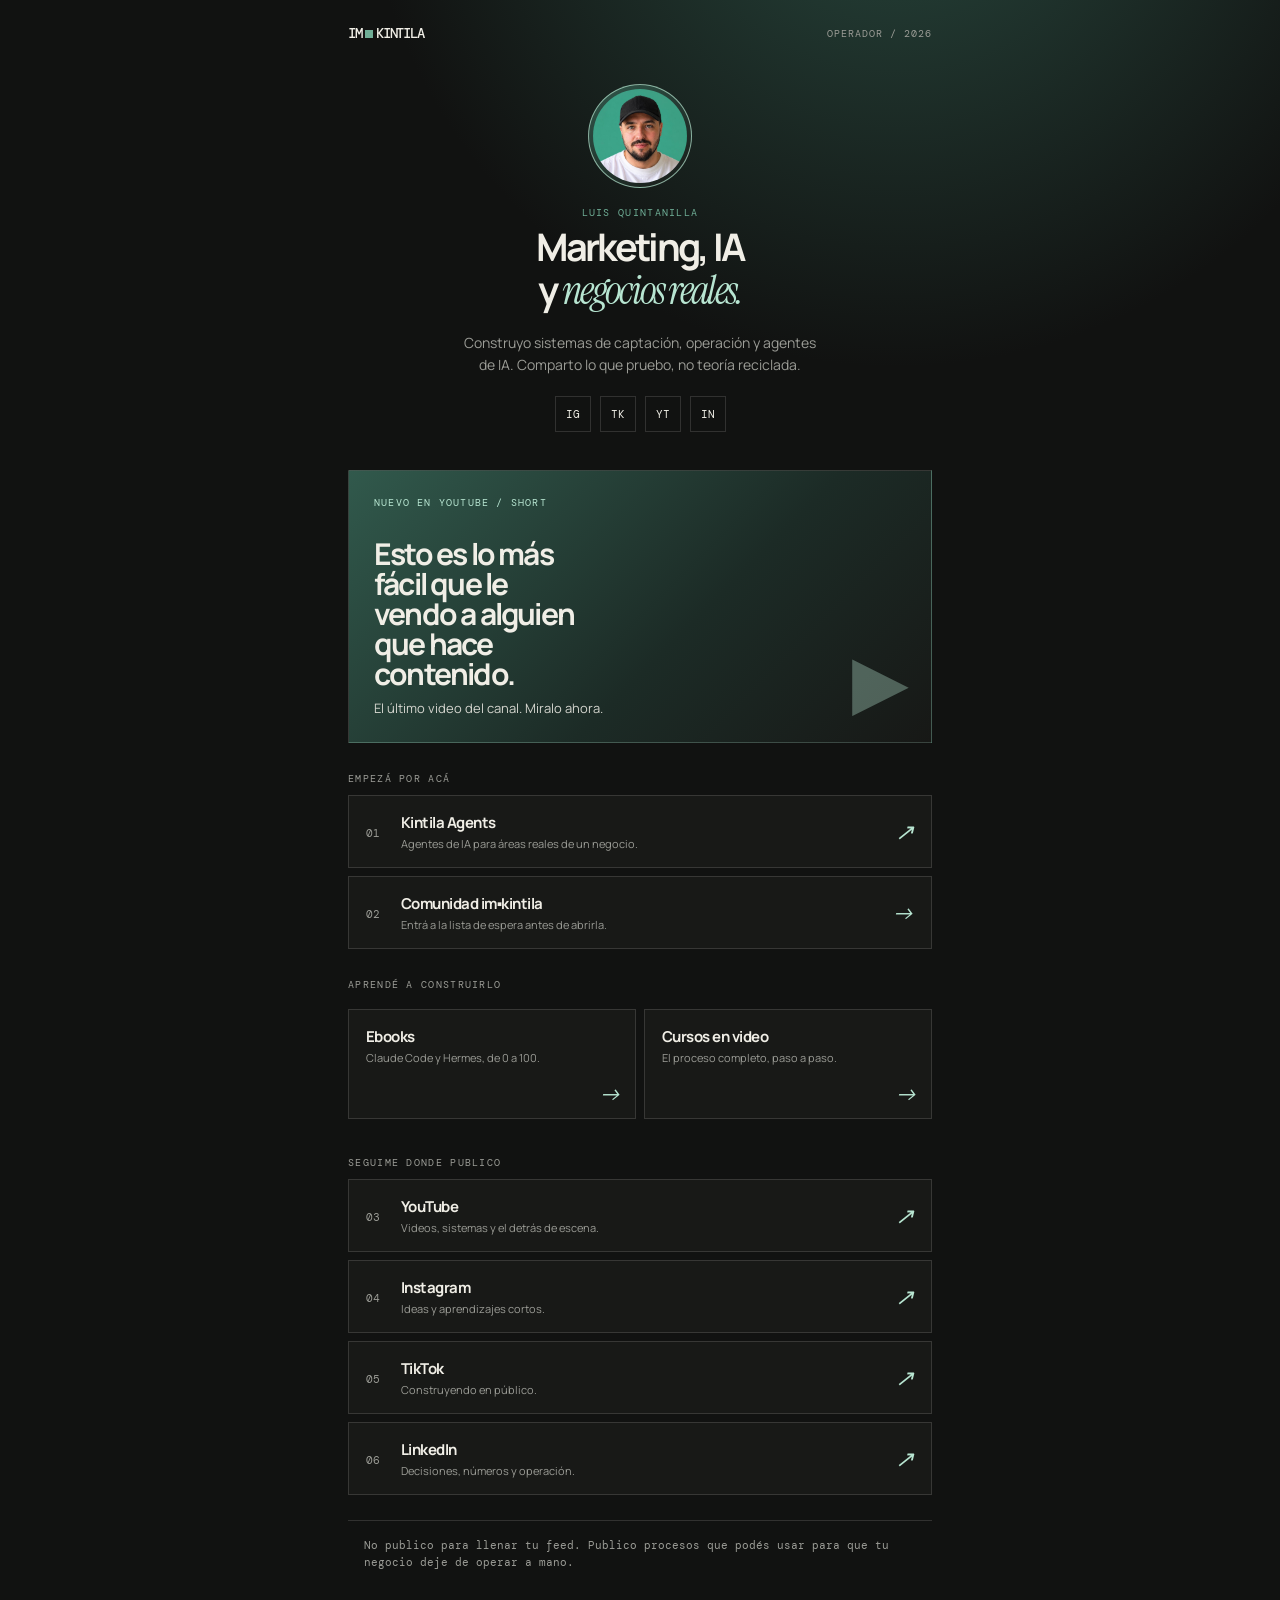
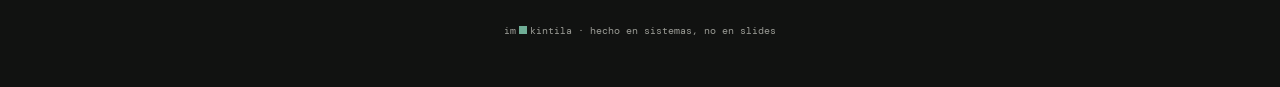
<file: index.html>
<!doctype html><html lang="es"><head><meta charset="utf-8"><meta name="viewport" content="width=device-width,initial-scale=1"><meta name="theme-color" content="#111211"><title>Luis Quintanilla — im▪kintila</title><meta name="description" content="Links, recursos y sistemas de Luis Quintanilla."><meta name="facebook-domain-verification" content="5hyr9yd054hlk5e9sngfz9zaeqdn51" /><link rel="stylesheet" href="hub.css"></head><body><div class="shell"><header class="top"><a class="brand" href="/">im<span class="sq"></span>kintila</a><span>operador / 2026</span></header><section class="profile"><div class="avatar"><img src="luis-quintanilla.jpg" alt="Luis Quintanilla"></div><div class="eyebrow">Luis Quintanilla</div><h1>Marketing, IA<br>y <em>negocios reales.</em></h1><p>Construyo sistemas de captación, operación y agentes de IA. Comparto lo que pruebo, no teoría reciclada.</p><nav class="socials" aria-label="Redes"><a href="https://www.instagram.com/im.kintila/" target="_blank" rel="noopener" aria-label="Instagram">IG</a><a href="https://www.tiktok.com/@im.kintila" target="_blank" rel="noopener" aria-label="TikTok">TK</a><a href="https://youtube.com/@luisfquintanilla" target="_blank" rel="noopener" aria-label="YouTube">YT</a><a href="https://www.linkedin.com/in/luisquintanilla-entrepreneur" target="_blank" rel="noopener" aria-label="LinkedIn">IN</a></nav></section><a class="feature" href="https://www.youtube.com/shorts/_SrA0L9k7Vo" target="_blank" rel="noopener"><div class="tag">Nuevo en YouTube / Short</div><h2>Esto es lo más fácil que le vendo a alguien que hace contenido.</h2><p>El último video del canal. Miralo ahora.</p></a><div class="section">Empezá por acá</div><a class="link" href="https://app.kintilaagents.com/" target="_blank" rel="noopener"><span class="num">01</span><main><b>Kintila Agents</b><span>Agentes de IA para áreas reales de un negocio.</span></main><i class="arr">↗</i></a><a class="link" href="comunidad.html"><span class="num">02</span><main><b>Comunidad im▪kintila</b><span>Entrá a la lista de espera antes de abrirla.</span></main><i class="arr">→</i></a><div class="section">Aprendé a construirlo</div><div class="two"><a class="link" href="ebooks.html"><main><b>Ebooks</b><span>Claude Code y Hermes, de 0 a 100.</span></main><i class="arr">→</i></a><a class="link" href="cursos.html"><main><b>Cursos en video</b><span>El proceso completo, paso a paso.</span></main><i class="arr">→</i></a></div><div class="section">Seguime donde publico</div><a class="link" href="https://youtube.com/@luisfquintanilla" target="_blank" rel="noopener"><span class="num">03</span><main><b>YouTube</b><span>Videos, sistemas y el detrás de escena.</span></main><i class="arr">↗</i></a><a class="link" href="https://www.instagram.com/im.kintila/" target="_blank" rel="noopener"><span class="num">04</span><main><b>Instagram</b><span>Ideas y aprendizajes cortos.</span></main><i class="arr">↗</i></a><a class="link" href="https://www.tiktok.com/@im.kintila" target="_blank" rel="noopener"><span class="num">05</span><main><b>TikTok</b><span>Construyendo en público.</span></main><i class="arr">↗</i></a><a class="link" href="https://www.linkedin.com/in/luisquintanilla-entrepreneur" target="_blank" rel="noopener"><span class="num">06</span><main><b>LinkedIn</b><span>Decisiones, números y operación.</span></main><i class="arr">↗</i></a><p class="note">No publico para llenar tu feed. Publico procesos que podés usar para que tu negocio deje de operar a mano.</p><footer>im<span class="sq"></span>kintila · hecho en sistemas, no en slides</footer></div></body></html>
</file>
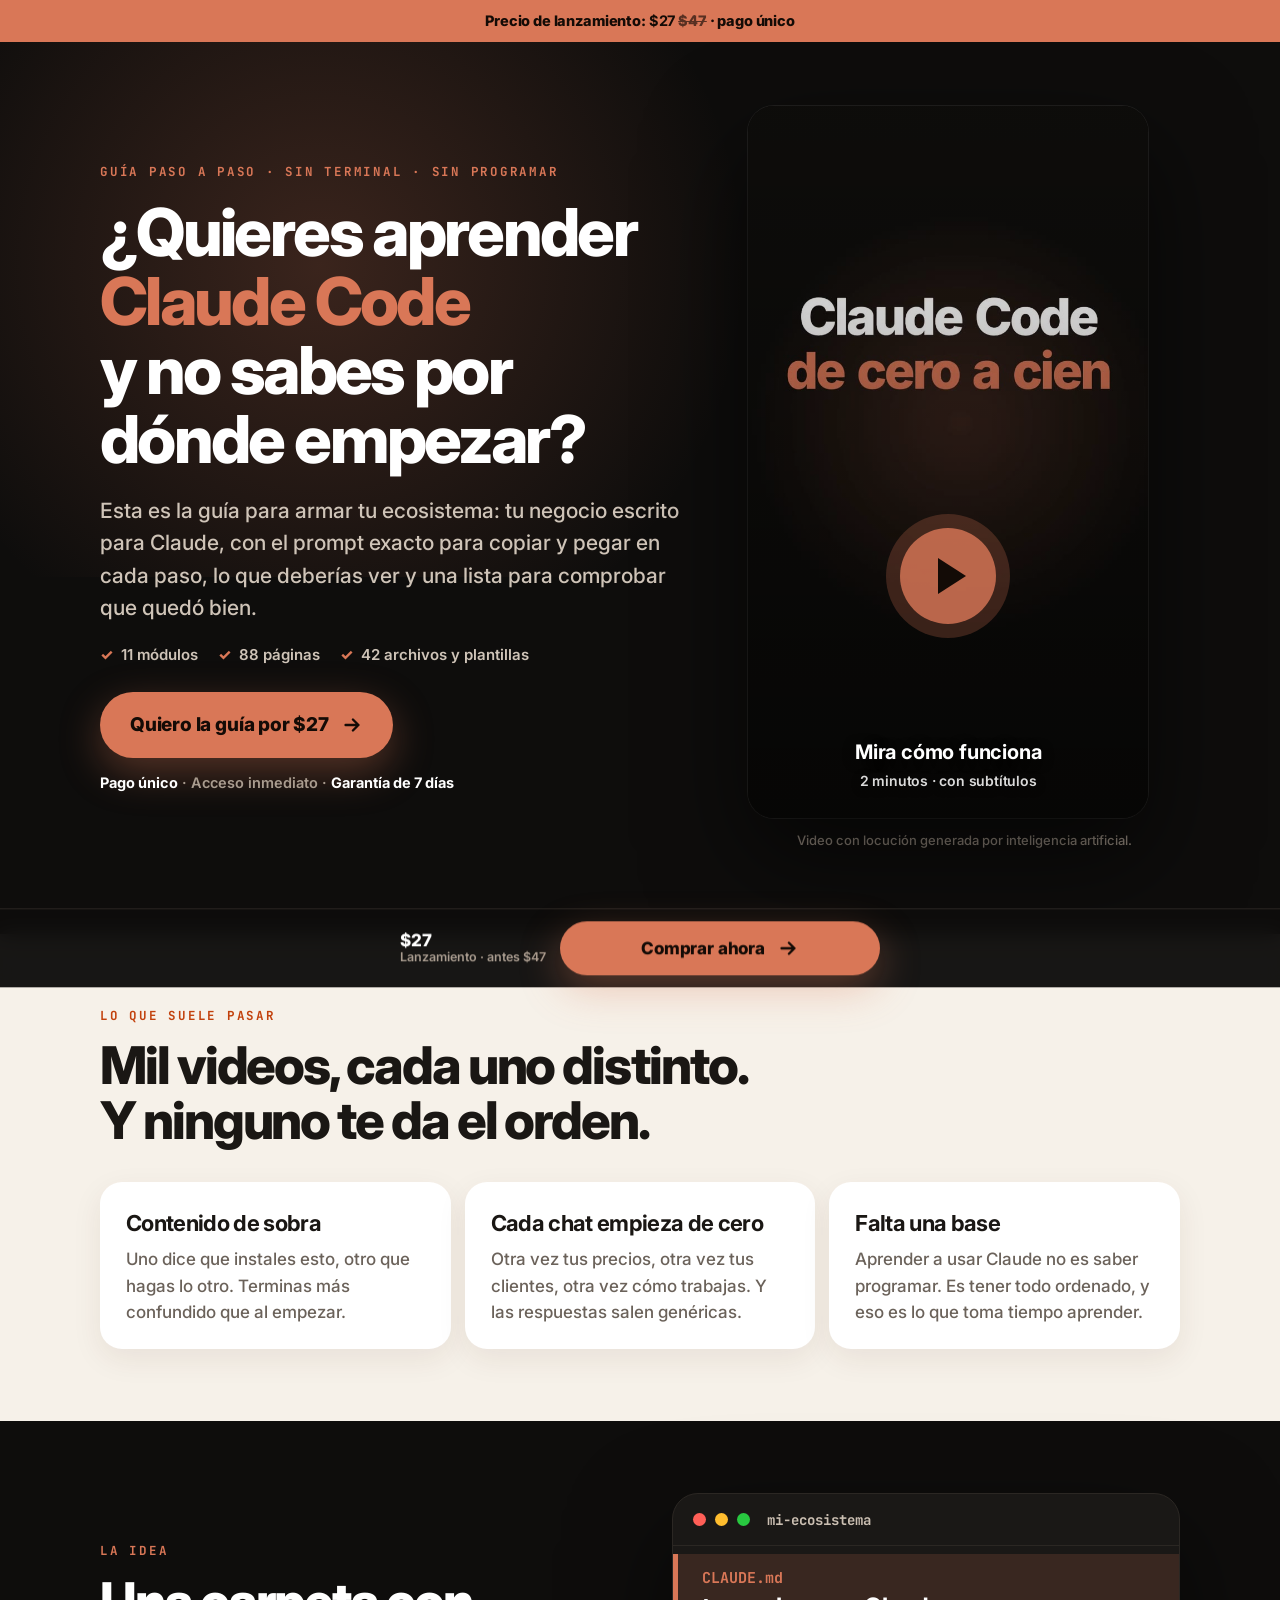
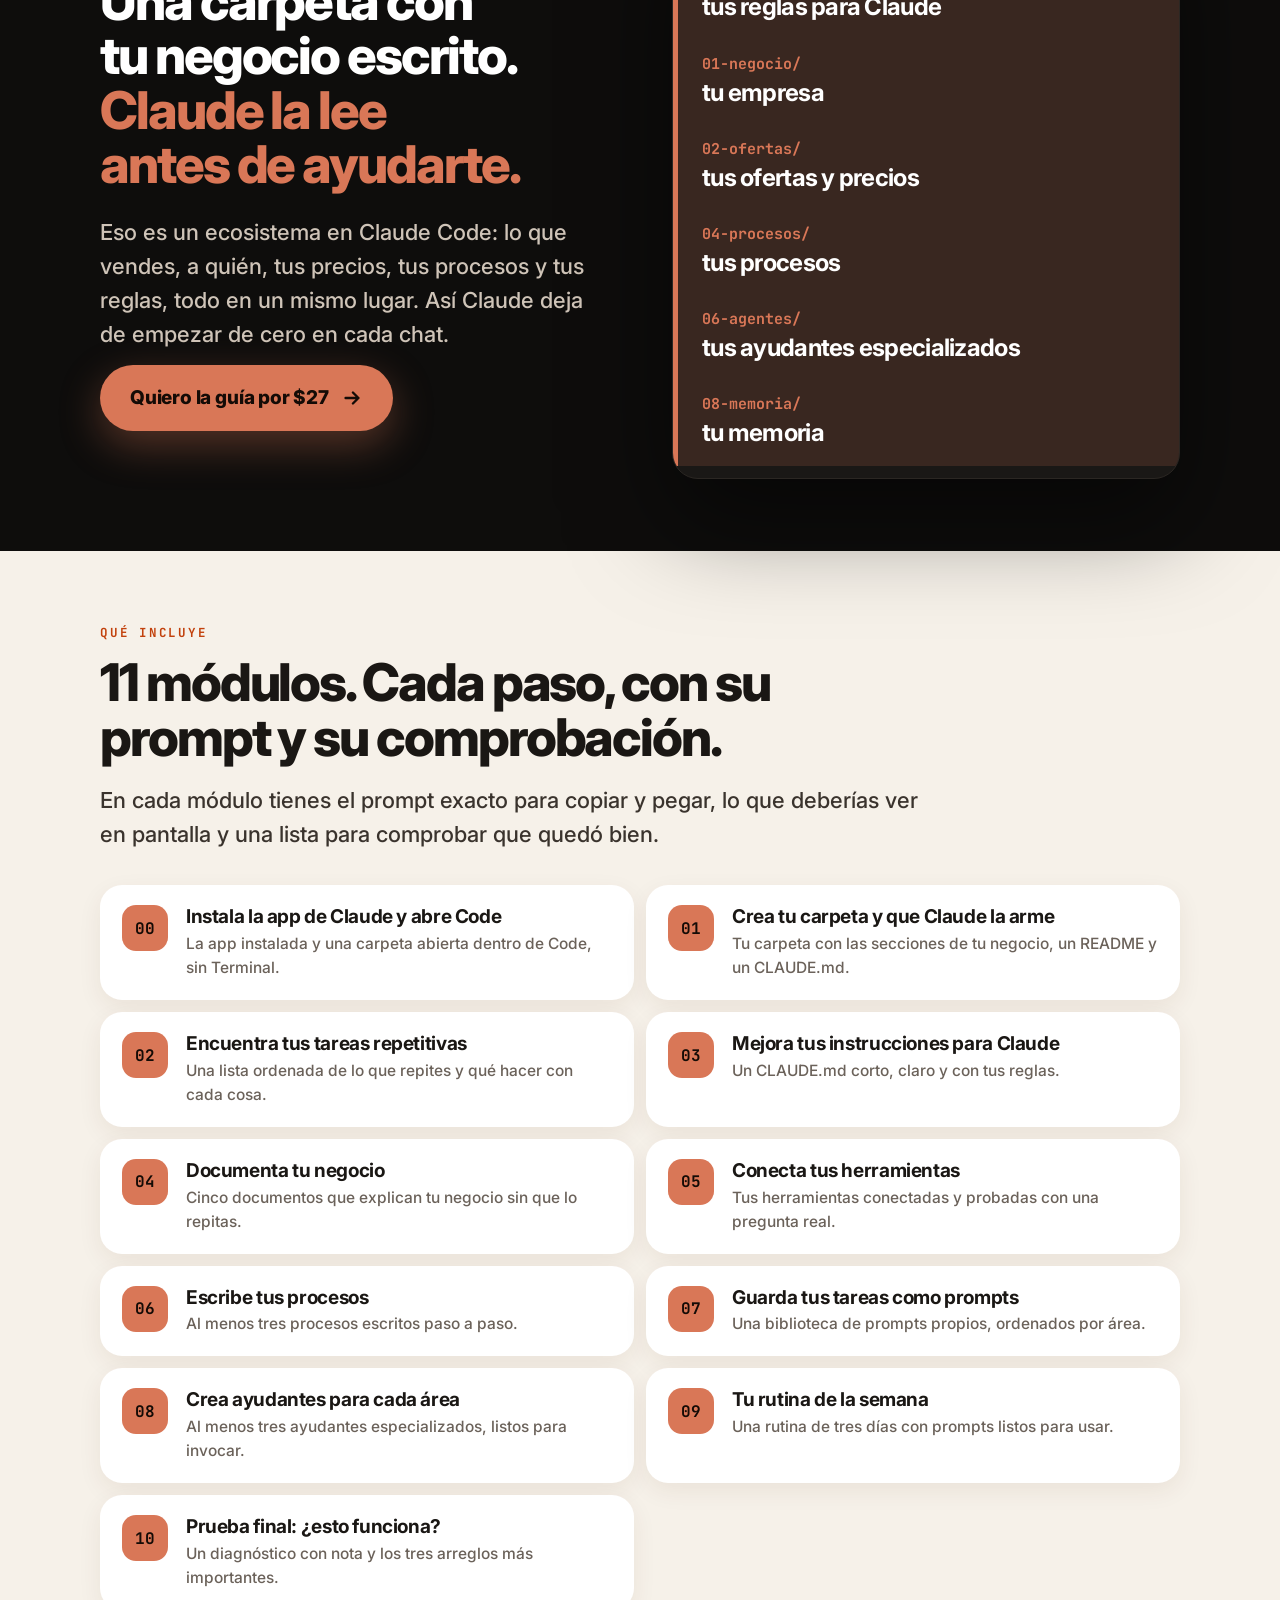
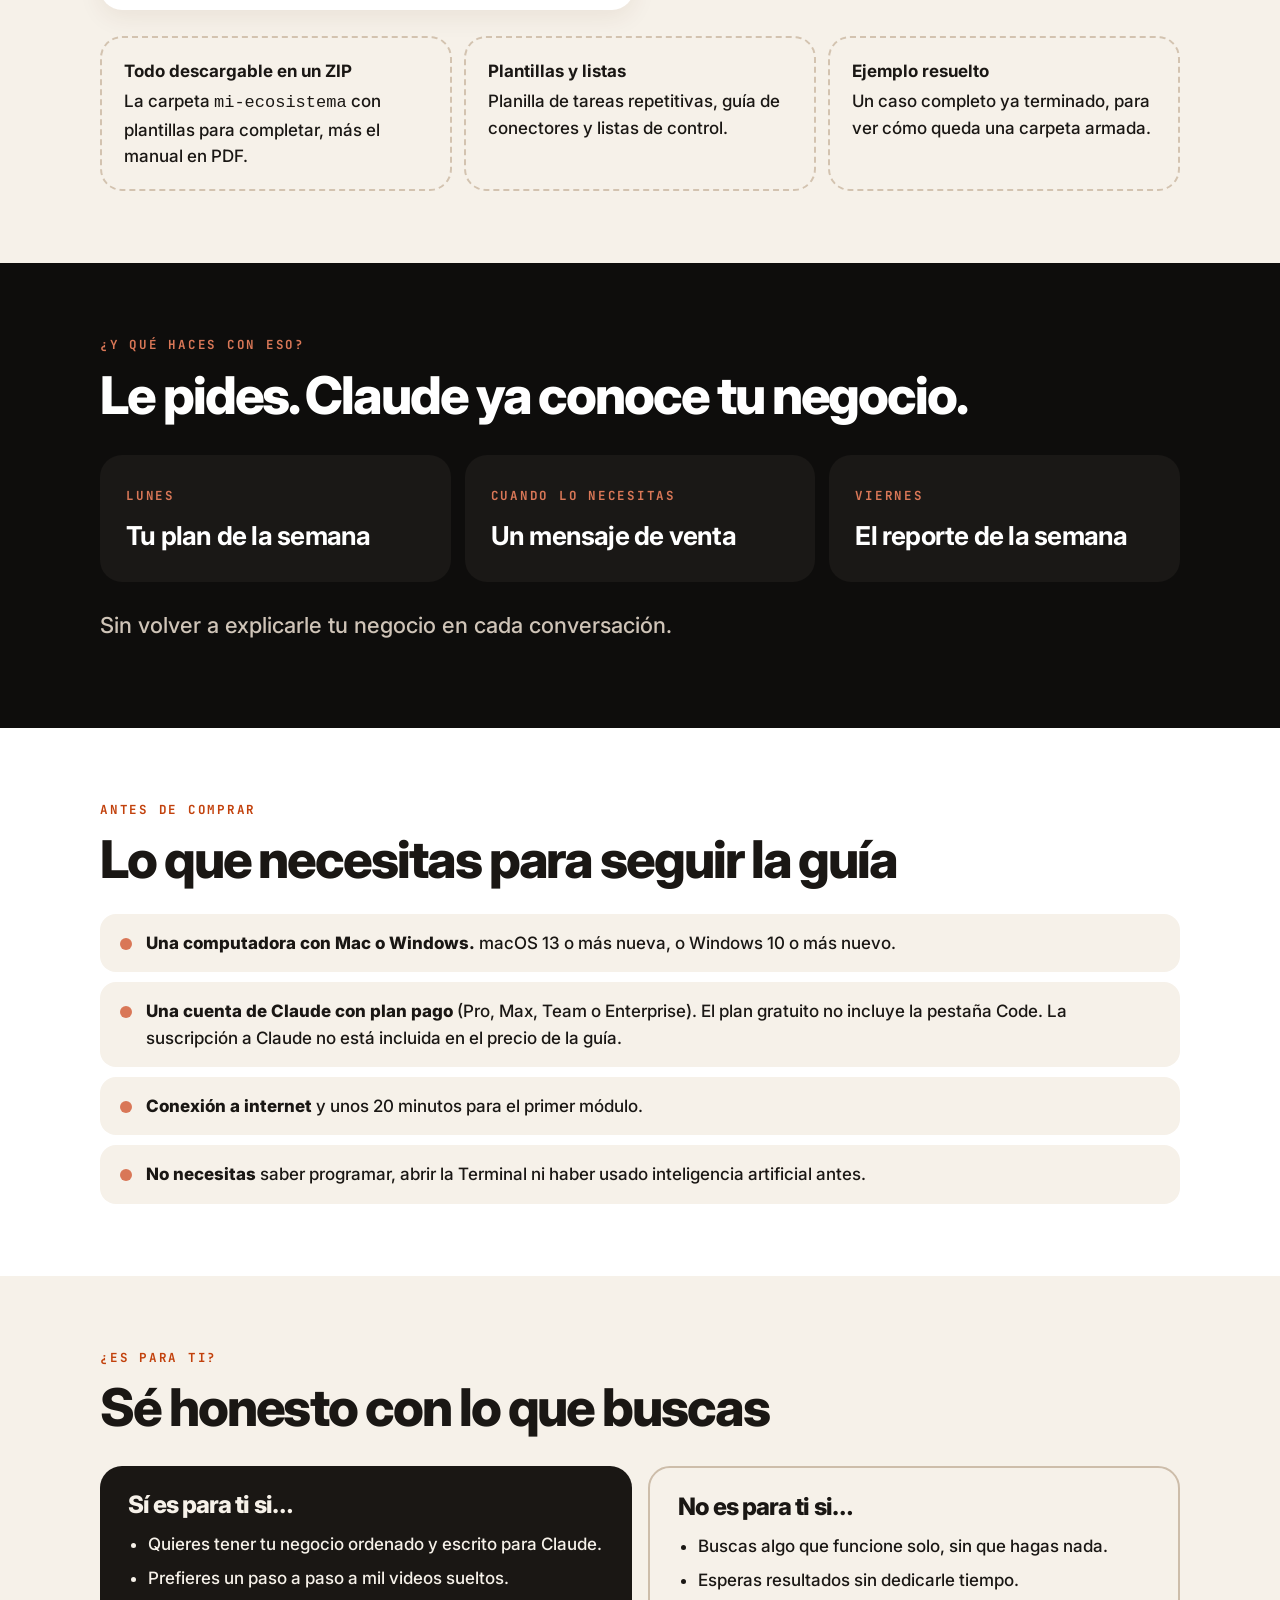
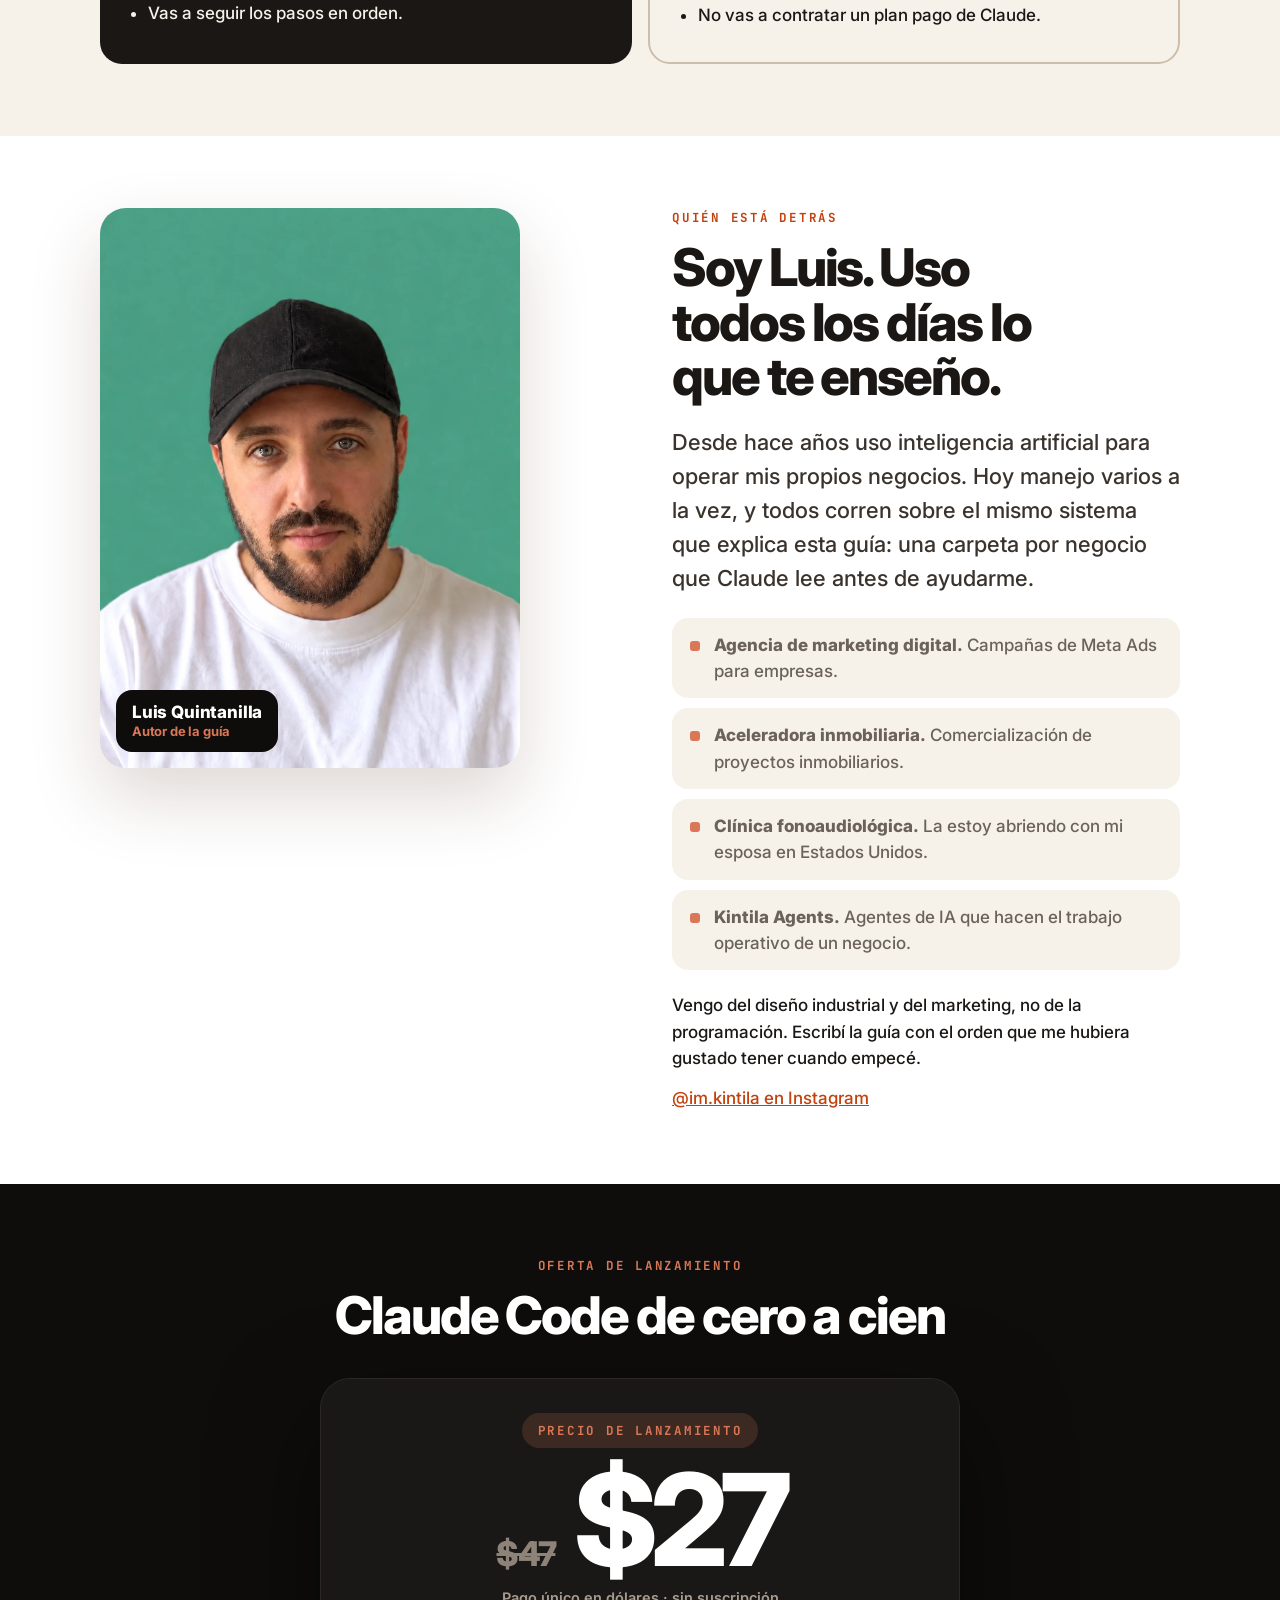
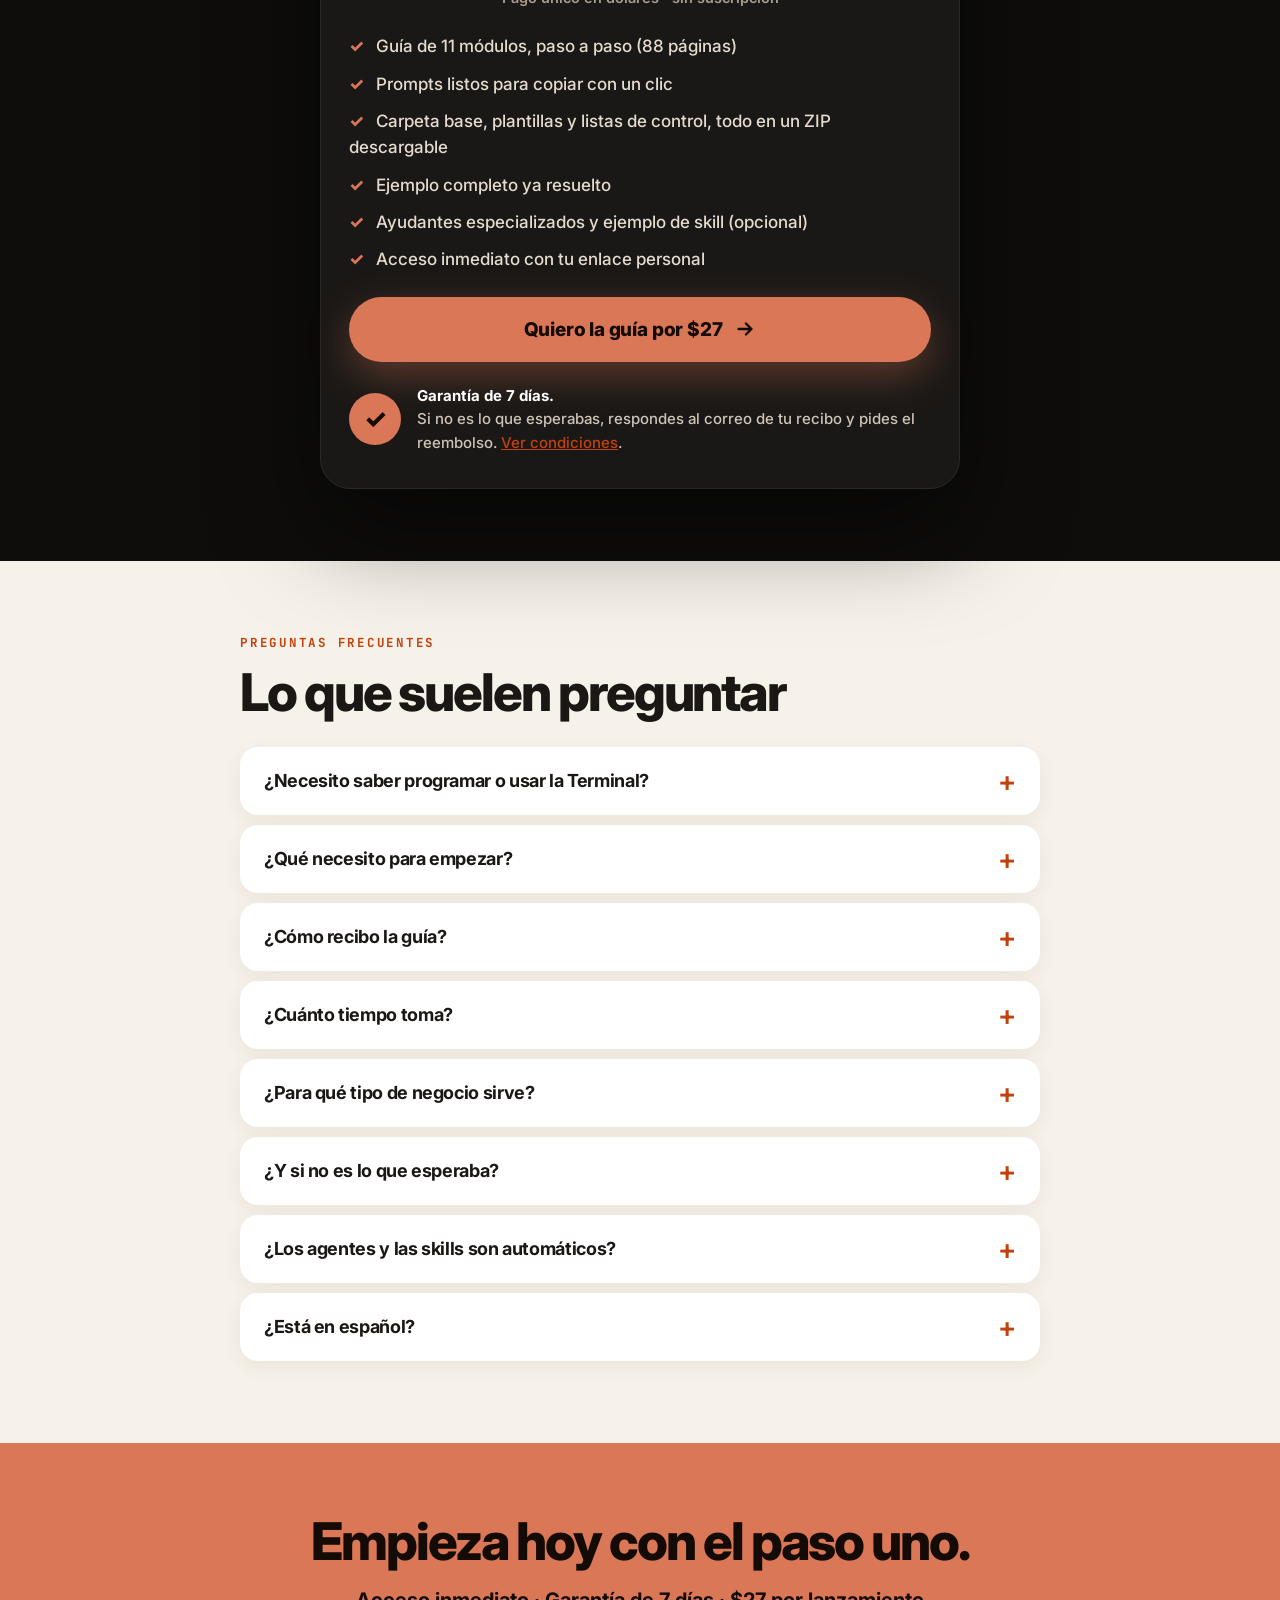
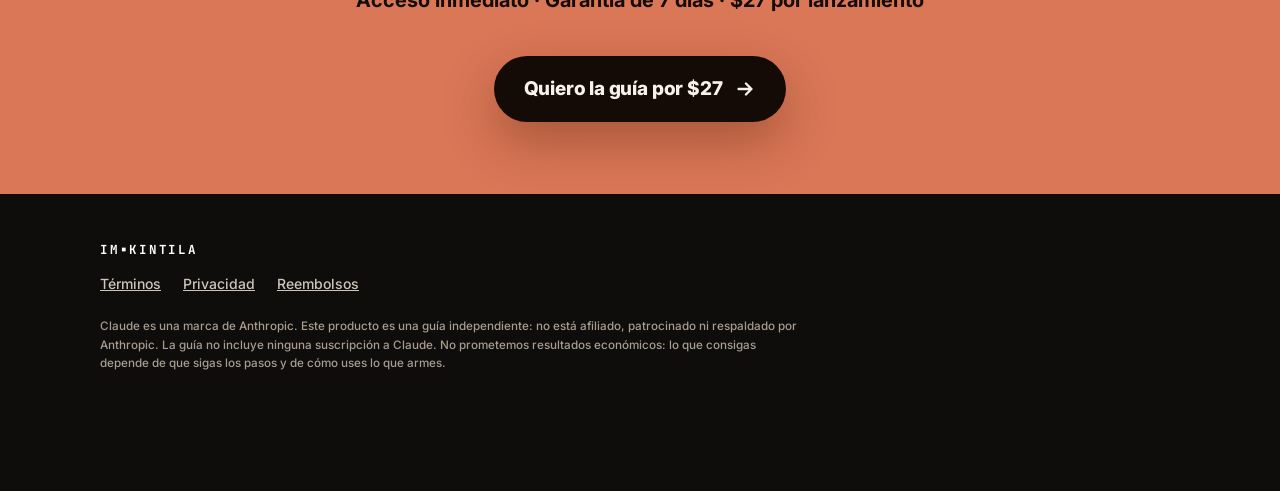
<file: claude-code/index.html>
<!doctype html>
<html lang="es"><head><meta charset="utf-8">
<meta name="viewport" content="width=device-width,initial-scale=1,viewport-fit=cover">
<title>Claude Code de cero a cien — Tu ecosistema en Claude Code, paso a paso</title>
<meta name="description" content="Guía paso a paso para armar tu ecosistema en Claude Code: tu negocio escrito para Claude, con prompts para copiar y pegar. Sin Terminal, sin programar. Garantía de 7 días.">
<meta name="robots" content="noindex,nofollow">
<meta name="theme-color" content="#0E0D0C">
<meta property="og:type" content="website"><meta property="og:title" content="Claude Code de cero a cien — Tu ecosistema en Claude Code, paso a paso"><meta property="og:description" content="Guía paso a paso para armar tu ecosistema en Claude Code: tu negocio escrito para Claude, con prompts para copiar y pegar. Sin Terminal, sin programar. Garantía de 7 días."><meta property="og:image" content="https://imkintila.com/claude-code/assets/poster.jpg"><meta property="og:locale" content="es_LA">
<link rel="preconnect" href="https://fonts.googleapis.com"><link rel="preconnect" href="https://fonts.gstatic.com" crossorigin>
<link href="https://fonts.googleapis.com/css2?family=Inter:wght@500;600;700;800&family=JetBrains+Mono:wght@500;700&display=swap" rel="stylesheet">
<style>
:root{--black:#0E0D0C;--panel:#1A1816;--line:#2B2723;--cream:#F6F1E9;--paper:#FFFFFF;--ink:#1A1714;--mute:#6B625A;--orange:#D97757;--deep:#C2410C;--soft:#F0D9CB;--r:22px}
*{box-sizing:border-box}html{scroll-behavior:smooth;-webkit-text-size-adjust:100%}
body{margin:0;font:500 17px/1.55 Inter,system-ui,-apple-system,"Segoe UI",Roboto,Arial,sans-serif;color:var(--ink);background:var(--cream);-webkit-font-smoothing:antialiased}
img,video{max-width:100%;display:block}
a{color:var(--deep)}
.wrap{width:min(1080px,100% - 40px);margin-inline:auto}
.mono{font-family:"JetBrains Mono",ui-monospace,Menlo,monospace;text-transform:uppercase;letter-spacing:.14em;font-size:12.5px;font-weight:700}
h1,h2,h3{margin:0;font-weight:800;letter-spacing:-.04em;line-height:1.05;text-wrap:balance}
h2{font-size:clamp(30px,6vw,52px)}
p{margin:0 0 14px}
.btn{display:inline-flex;align-items:center;justify-content:center;gap:12px;background:var(--orange);color:#140b06;text-decoration:none;font-weight:800;font-size:19px;letter-spacing:-.01em;padding:18px 30px;border-radius:999px;min-height:58px;box-shadow:0 14px 40px rgba(217,119,87,.35);transition:transform .15s,background .2s}
.btn:hover{background:#e78968}.btn:active{transform:scale(.97)}
.btn:focus-visible,summary:focus-visible,.play:focus-visible{outline:3px solid #ffd1bd;outline-offset:3px}
.btn.dark{background:var(--ink);color:var(--cream);box-shadow:0 14px 40px rgba(0,0,0,.25)}
.btn.block{display:flex;width:100%}
/* barra superior */
.top{background:var(--orange);color:#140b06;text-align:center;font-weight:800;font-size:14.5px;padding:10px 16px;letter-spacing:-.01em}
.top s{opacity:.65}
/* portada */
.hero{background:var(--black);color:#fff;padding:36px 0 56px;position:relative;overflow:hidden}
.hero:before{content:"";position:absolute;left:-20%;top:-10%;width:90%;height:70%;background:radial-gradient(circle,rgba(217,119,87,.22),transparent 65%);pointer-events:none}
.hero .wrap{position:relative;display:grid;gap:30px}
.eyebrow{color:var(--orange)}
.hero h1{font-size:clamp(36px,8.4vw,66px);color:#fff}
.hero h1 em{font-style:normal;color:var(--orange)}
.hero .sub{color:#cfc4b8;font-size:clamp(18px,3.4vw,21px);max-width:34em}
.ticks{list-style:none;padding:0;margin:18px 0 0;display:flex;flex-wrap:wrap;gap:8px 20px;color:#cfc4b8;font-size:15px;font-weight:600}
.ticks li:before{content:"✓";color:var(--orange);font-weight:800;margin-right:8px}
.player{position:relative;width:min(100%,400px);margin-inline:auto;border-radius:26px;overflow:hidden;background:#000;aspect-ratio:9/16;box-shadow:0 40px 100px rgba(0,0,0,.6),0 0 0 1px #ffffff14}
.player video{width:100%;height:100%;object-fit:cover;background:#000}
.play{display:none;position:absolute;inset:0;width:100%;border:0;background:linear-gradient(180deg,rgba(0,0,0,.05),rgba(0,0,0,.55)),url(/claude-code/assets/poster.jpg) center/cover;cursor:pointer;color:#fff;place-items:end center;padding:0 20px 26px;font:inherit}
.js .play{display:grid}
.play .circle{position:absolute;left:50%;top:66%;width:96px;height:96px;margin:-48px 0 0 -48px;border-radius:50%;background:var(--orange);display:grid;place-items:center;box-shadow:0 0 0 14px rgba(217,119,87,.28);animation:pulse 2.2s infinite}
.play .circle:after{content:"";margin-left:7px;border-left:28px solid #140b06;border-top:18px solid transparent;border-bottom:18px solid transparent}
.play b{font-size:20px;letter-spacing:-.01em;text-shadow:0 2px 12px rgba(0,0,0,.6)}
.play span{display:block;font-size:14px;font-weight:600;opacity:.85;margin-top:2px}
@keyframes pulse{0%{box-shadow:0 0 0 0 rgba(217,119,87,.5)}70%{box-shadow:0 0 0 26px rgba(217,119,87,0)}100%{box-shadow:0 0 0 0 rgba(217,119,87,0)}}
.cap{color:#8d8378;font-size:13px;text-align:center;margin:12px 0 0}
.hero .buy{display:grid;gap:14px;justify-items:start}
.micro{color:#a99c8f;font-size:14.5px;font-weight:600}
.micro b{color:#fff}
@media(min-width:900px){
 .hero{padding:64px 0 84px}
 .hero .wrap{grid-template-columns:1.15fr .85fr;gap:64px;align-items:center}
 .player{margin:0}
}
@media(max-width:899px){
 .hero .buy{justify-items:stretch}.hero .buy .btn{width:100%}
 .hero .col-video{order:2}.hero .col-text{order:1}
}
/* secciones */
section{padding:72px 0}
.lead{font-size:clamp(18px,3.2vw,22px);color:#3a332d;max-width:38em}
.kick{color:var(--deep);margin-bottom:14px}
.pain{display:grid;gap:14px;margin-top:34px}
.pain div{background:var(--paper);border-radius:var(--r);padding:24px 26px;box-shadow:0 10px 30px rgba(80,40,20,.08)}
.pain b{display:block;font-size:22px;letter-spacing:-.03em;margin-bottom:6px}
.pain span{color:var(--mute)}
@media(min-width:800px){.pain{grid-template-columns:repeat(3,1fr)}}
.idea{background:var(--black);color:#fff}
.idea h2 em{font-style:normal;color:var(--orange)}
.idea .lead{color:#cfc4b8}
.split{display:grid;gap:36px;align-items:center}
@media(min-width:900px){.split{grid-template-columns:1fr 1fr;gap:64px}}
.win{background:var(--panel);border:1px solid var(--line);border-radius:26px;box-shadow:0 40px 100px rgba(0,0,0,.5);overflow:hidden}
.win .bar{height:52px;display:flex;align-items:center;gap:9px;padding:0 20px;border-bottom:1px solid var(--line);font:700 14px "JetBrains Mono",monospace;color:#cbbfb2}
.win .bar i{width:13px;height:13px;border-radius:50%;display:block}
.win ul{list-style:none;margin:0;padding:8px 0 12px}
.win li{padding:14px 24px;border-left:5px solid transparent}
.win li code{display:block;font:700 15px "JetBrains Mono",monospace;color:#a99c8f}
.win li b{font-size:24px;letter-spacing:-.03em;color:#fff}
.win li.hot{background:rgba(217,119,87,.16);border-left-color:var(--orange)}
.win li.hot code{color:var(--orange)}
.mods{list-style:none;padding:0;margin:34px 0 0;display:grid;gap:12px}
.mods li{display:flex;gap:18px;background:var(--paper);border-radius:var(--r);padding:20px 22px;box-shadow:0 8px 24px rgba(80,40,20,.07)}
.mods .n{flex:0 0 46px;height:46px;border-radius:14px;background:var(--orange);color:#140b06;display:grid;place-items:center;font:700 16px "JetBrains Mono",monospace}
.mods b{display:block;font-size:19px;letter-spacing:-.02em;line-height:1.25}
.mods span:not(.n){display:block;color:var(--mute);font-size:15.5px;margin-top:3px}
@media(min-width:800px){.mods{grid-template-columns:1fr 1fr}}
.inc{display:grid;gap:12px;margin-top:26px}
.inc div{border:2px dashed #d3c3b0;border-radius:var(--r);padding:20px 22px}
.inc b{display:block;margin-bottom:4px}
@media(min-width:800px){.inc{grid-template-columns:repeat(3,1fr)}}
.uses{display:grid;gap:14px;margin-top:32px}
.uses div{background:var(--panel);color:#fff;border-radius:var(--r);padding:26px}
.uses .mono{color:var(--orange)}
.uses b{display:block;font-size:26px;letter-spacing:-.03em;margin-top:8px}
@media(min-width:800px){.uses{grid-template-columns:repeat(3,1fr)}}
.need{background:var(--paper)}
.need ul{list-style:none;padding:0;margin:26px 0 0;display:grid;gap:10px}
.need li{display:flex;gap:14px;align-items:flex-start;padding:16px 20px;border-radius:16px;background:var(--cream)}
.need li:before{content:"";flex:0 0 12px;height:12px;border-radius:50%;background:var(--orange);margin-top:8px}
.need li b{font-weight:800}
.fit{display:grid;gap:16px;margin-top:30px}
.fit>div{border-radius:var(--r);padding:26px 28px}
.fit .yes{background:var(--ink);color:var(--cream)}
.fit .no{border:2px solid #cdbdaa}
.fit h3{font-size:24px;margin-bottom:14px}
.fit ul{margin:0;padding-left:20px}.fit li{margin:8px 0}
@media(min-width:800px){.fit{grid-template-columns:1fr 1fr}}
/* quién está detrás */
.about{background:var(--paper)}
.about .split{align-items:start}
.about figure{margin:0;position:relative;max-width:420px}
.about figure img{width:100%;height:auto;aspect-ratio:3/4;object-fit:cover;border-radius:26px;box-shadow:0 30px 70px rgba(80,40,20,.18)}
@media(max-width:899px){.about figure{max-width:320px}.about figure img{aspect-ratio:1/1;object-position:50% 30%}}
.about figcaption{position:absolute;left:16px;bottom:16px;background:var(--black);color:#fff;border-radius:16px;padding:12px 16px;font-weight:800;line-height:1.2;letter-spacing:-.01em}
.about figcaption small{display:block;color:var(--orange);font-weight:700;font-size:13px;margin-top:2px}
.biz{list-style:none;padding:0;margin:22px 0;display:grid;gap:10px}
.biz li{display:flex;gap:14px;align-items:flex-start;background:var(--cream);border-radius:16px;padding:14px 18px}
.biz li:before{content:"";flex:0 0 10px;height:10px;border-radius:3px;background:var(--orange);margin-top:9px}
.biz b{font-weight:800}
.biz span{color:var(--mute)}
/* oferta */
.offer{background:var(--black);color:#fff}
.card{background:var(--panel);border:1px solid var(--line);border-radius:30px;padding:34px 28px;max-width:640px;margin:34px auto 0;text-align:center;box-shadow:0 40px 100px rgba(0,0,0,.5)}
.price{display:flex;align-items:baseline;justify-content:center;gap:18px;margin:8px 0 6px}
.price s{font-size:34px;color:#8d8378;font-weight:800;letter-spacing:-.04em}
.price b{font-size:clamp(84px,20vw,128px);letter-spacing:-.07em;line-height:.9;font-weight:800}
.tag{display:inline-block;background:rgba(217,119,87,.18);color:var(--orange);padding:8px 16px;border-radius:999px;margin-bottom:6px}
.card ul{list-style:none;text-align:left;padding:0;margin:24px 0;display:grid;gap:11px;color:#e5dccf}
.card li:before{content:"✓";color:var(--orange);font-weight:800;margin-right:12px}
.shield{display:flex;align-items:center;gap:16px;text-align:left;margin-top:22px;color:#cfc4b8;font-size:15px}
.shield i{flex:0 0 52px;height:52px;border-radius:50%;background:var(--orange);display:grid;place-items:center;color:#140b06;font:800 26px Inter,sans-serif;font-style:normal}
/* faq */
details{background:var(--paper);border-radius:18px;margin:10px 0;box-shadow:0 6px 20px rgba(80,40,20,.06)}
summary{cursor:pointer;list-style:none;padding:20px 24px;font-weight:700;font-size:18px;letter-spacing:-.02em;display:flex;justify-content:space-between;gap:16px;align-items:center}
summary::-webkit-details-marker{display:none}
summary:after{content:"+";font-size:28px;line-height:1;color:var(--deep);font-weight:600}
details[open] summary:after{content:"–"}
details p{padding:0 24px 22px;color:#3a332d;margin:0}
.faq{max-width:800px;margin-inline:auto}
.final{background:var(--orange);color:#140b06;text-align:center}
.final h2{color:#140b06}
.final .btn{background:#140b06;color:var(--cream);box-shadow:0 20px 50px rgba(80,25,5,.35);margin-top:26px}
.final p{font-weight:700;margin-top:16px}
footer{background:var(--black);color:#a99c8f;padding:44px 0 120px;font-size:14px}
footer a{color:#cfc4b8}
footer .links{display:flex;gap:22px;flex-wrap:wrap;margin:14px 0 22px}
footer small{display:block;max-width:60em;line-height:1.6}
/* barra fija móvil */
.sticky{position:fixed;left:0;right:0;bottom:0;z-index:50;background:rgba(14,13,12,.96);-webkit-backdrop-filter:blur(10px);backdrop-filter:blur(10px);border-top:1px solid var(--line);padding:12px 16px calc(12px + env(safe-area-inset-bottom));display:flex;gap:14px;align-items:center;justify-content:center;transform:translateY(110%);transition:transform .25s}
.sticky.on{transform:none}
.sticky .p{color:#fff;font-weight:800;line-height:1.15}.sticky .p small{display:block;color:#a99c8f;font-weight:600;font-size:12.5px}
.sticky .btn{padding:14px 22px;min-height:50px;font-size:17px;flex:1;max-width:320px}
@media(prefers-reduced-motion:reduce){html{scroll-behavior:auto}.play .circle,.sticky{animation:none;transition:none}}
</style><script>!function(f,b,e,v,n,t,s){if(f.fbq)return;n=f.fbq=function(){n.callMethod?n.callMethod.apply(n,arguments):n.queue.push(arguments)};if(!f._fbq)f._fbq=n;n.push=n;n.loaded=!0;n.version='2.0';n.queue=[];t=b.createElement(e);t.async=!0;t.src=v;s=b.getElementsByTagName(e)[0];s.parentNode.insertBefore(t,s)}(window,document,'script','https://connect.facebook.net/en_US/fbevents.js');fbq('init','1403876691883659');fbq('track','PageView');fbq('track','ViewContent',{content_name:'Claude Code de cero a cien',content_ids:['ebook-claude-code-emprendedores'],content_type:'product',value:27,currency:'USD'});</script></head><body>
<div class="top">Precio de lanzamiento: <b>$27</b> <s>$47</s> · pago único</div>
<header class="hero"><div class="wrap">
 <div class="col-text">
  <div class="mono eyebrow">Guía paso a paso · Sin Terminal · Sin programar</div>
  <h1 style="margin-top:16px">¿Quieres aprender <em>Claude Code</em> y no sabes por dónde empezar?</h1>
  <p class="sub" style="margin-top:20px">Esta es la guía para armar tu ecosistema: tu negocio escrito para Claude, con el prompt exacto para copiar y pegar en cada paso, lo que deberías ver y una lista para comprobar que quedó bien.</p>
  <ul class="ticks"><li>11 módulos</li><li>88 páginas</li><li>42 archivos y plantillas</li></ul>
  <div class="buy" id="buy-now" data-watch style="margin-top:26px">
   <a class="btn " href="https://buy.stripe.com/6oU4gy4RGeqrehl4Ss2kw01" data-cta>Quiero la guía por $27<svg width="22" height="22" viewBox="0 0 24 24" fill="none" stroke="currentColor" stroke-width="2.6" stroke-linecap="round" stroke-linejoin="round" aria-hidden="true"><path d="M5 12h14M13 6l6 6-6 6"/></svg></a>
   <div class="micro"><b>Pago único</b> · Acceso inmediato · <b>Garantía de 7 días</b></div>
  </div>
 </div>
 <div class="col-video">
  <div class="player">
   <video id="vsl" src="/claude-code/assets/vsl-25e059d3.mp4" poster="/claude-code/assets/poster.jpg" preload="metadata" playsinline controls>
    <track kind="subtitles" srclang="es" label="Español" src="/claude-code/assets/vsl.es.vtt">
   </video>
   <button class="play" id="playbtn" type="button" aria-label="Reproducir el video, 2 minutos"><span class="circle"></span><b>Mira cómo funciona<span>2 minutos · con subtítulos</span></b></button>
  </div>
  <p class="cap">Video con locución generada por inteligencia artificial.</p>
 </div>
</div></header>

<section><div class="wrap">
 <div class="mono kick">Lo que suele pasar</div>
 <h2>Mil videos, cada uno distinto. Y ninguno te da el orden.</h2>
 <div class="pain">
  <div><b>Contenido de sobra</b><span>Uno dice que instales esto, otro que hagas lo otro. Terminas más confundido que al empezar.</span></div>
  <div><b>Cada chat empieza de cero</b><span>Otra vez tus precios, otra vez tus clientes, otra vez cómo trabajas. Y las respuestas salen genéricas.</span></div>
  <div><b>Falta una base</b><span>Aprender a usar Claude no es saber programar. Es tener todo ordenado, y eso es lo que toma tiempo aprender.</span></div>
 </div>
</div></section>

<section class="idea"><div class="wrap split">
 <div>
  <div class="mono eyebrow" style="margin-bottom:14px">La idea</div>
  <h2>Una carpeta con tu negocio escrito. <em>Claude la lee antes de ayudarte.</em></h2>
  <p class="lead" style="margin-top:22px">Eso es un ecosistema en Claude Code: lo que vendes, a quién, tus precios, tus procesos y tus reglas, todo en un mismo lugar. Así Claude deja de empezar de cero en cada chat.</p>
  <a class="btn " href="https://buy.stripe.com/6oU4gy4RGeqrehl4Ss2kw01" data-cta>Quiero la guía por $27<svg width="22" height="22" viewBox="0 0 24 24" fill="none" stroke="currentColor" stroke-width="2.6" stroke-linecap="round" stroke-linejoin="round" aria-hidden="true"><path d="M5 12h14M13 6l6 6-6 6"/></svg></a>
 </div>
 <div class="win" aria-label="Ejemplo de carpeta mi-ecosistema">
  <div class="bar"><i style="background:#ff5f57"></i><i style="background:#ffbd2e"></i><i style="background:#28c840"></i><span style="margin-left:8px">mi-ecosistema</span></div>
  <ul>
   <li class="hot"><code>CLAUDE.md</code><b>tus reglas para Claude</b></li>
   <li class="hot"><code>01-negocio/</code><b>tu empresa</b></li>
   <li class="hot"><code>02-ofertas/</code><b>tus ofertas y precios</b></li>
   <li class="hot"><code>04-procesos/</code><b>tus procesos</b></li>
   <li class="hot"><code>06-agentes/</code><b>tus ayudantes especializados</b></li>
   <li class="hot"><code>08-memoria/</code><b>tu memoria</b></li>
  </ul>
 </div>
</div></section>

<section><div class="wrap">
 <div class="mono kick">Qué incluye</div>
 <h2>11 módulos. Cada paso, con su prompt y su comprobación.</h2>
 <p class="lead" style="margin-top:18px">En cada módulo tienes el prompt exacto para copiar y pegar, lo que deberías ver en pantalla y una lista para comprobar que quedó bien.</p>
 <ol class="mods"><li><span class="n">00</span><div><b>Instala la app de Claude y abre Code</b><span>La app instalada y una carpeta abierta dentro de Code, sin Terminal.</span></div></li><li><span class="n">01</span><div><b>Crea tu carpeta y que Claude la arme</b><span>Tu carpeta con las secciones de tu negocio, un README y un CLAUDE.md.</span></div></li><li><span class="n">02</span><div><b>Encuentra tus tareas repetitivas</b><span>Una lista ordenada de lo que repites y qué hacer con cada cosa.</span></div></li><li><span class="n">03</span><div><b>Mejora tus instrucciones para Claude</b><span>Un CLAUDE.md corto, claro y con tus reglas.</span></div></li><li><span class="n">04</span><div><b>Documenta tu negocio</b><span>Cinco documentos que explican tu negocio sin que lo repitas.</span></div></li><li><span class="n">05</span><div><b>Conecta tus herramientas</b><span>Tus herramientas conectadas y probadas con una pregunta real.</span></div></li><li><span class="n">06</span><div><b>Escribe tus procesos</b><span>Al menos tres procesos escritos paso a paso.</span></div></li><li><span class="n">07</span><div><b>Guarda tus tareas como prompts</b><span>Una biblioteca de prompts propios, ordenados por área.</span></div></li><li><span class="n">08</span><div><b>Crea ayudantes para cada área</b><span>Al menos tres ayudantes especializados, listos para invocar.</span></div></li><li><span class="n">09</span><div><b>Tu rutina de la semana</b><span>Una rutina de tres días con prompts listos para usar.</span></div></li><li><span class="n">10</span><div><b>Prueba final: ¿esto funciona?</b><span>Un diagnóstico con nota y los tres arreglos más importantes.</span></div></li></ol>
 <div class="inc">
  <div><b>Todo descargable en un ZIP</b>La carpeta <code>mi-ecosistema</code> con plantillas para completar, más el manual en PDF.</div>
  <div><b>Plantillas y listas</b>Planilla de tareas repetitivas, guía de conectores y listas de control.</div>
  <div><b>Ejemplo resuelto</b>Un caso completo ya terminado, para ver cómo queda una carpeta armada.</div>
 </div>
</div></section>

<section style="background:var(--black);color:#fff"><div class="wrap">
 <div class="mono eyebrow">¿Y qué haces con eso?</div>
 <h2 style="margin-top:14px">Le pides. Claude ya conoce tu negocio.</h2>
 <div class="uses">
  <div><span class="mono">Lunes</span><b>Tu plan de la semana</b></div>
  <div><span class="mono">Cuando lo necesitas</span><b>Un mensaje de venta</b></div>
  <div><span class="mono">Viernes</span><b>El reporte de la semana</b></div>
 </div>
 <p class="lead" style="color:#cfc4b8;margin-top:26px">Sin volver a explicarle tu negocio en cada conversación.</p>
</div></section>

<section class="need"><div class="wrap">
 <div class="mono kick">Antes de comprar</div>
 <h2>Lo que necesitas para seguir la guía</h2>
 <ul>
  <li><span><b>Una computadora con Mac o Windows.</b> macOS 13 o más nueva, o Windows 10 o más nuevo.</span></li>
  <li><span><b>Una cuenta de Claude con plan pago</b> (Pro, Max, Team o Enterprise). El plan gratuito no incluye la pestaña Code. La suscripción a Claude no está incluida en el precio de la guía.</span></li>
  <li><span><b>Conexión a internet</b> y unos 20 minutos para el primer módulo.</span></li>
  <li><span><b>No necesitas</b> saber programar, abrir la Terminal ni haber usado inteligencia artificial antes.</span></li>
 </ul>
</div></section>

<section><div class="wrap">
 <div class="mono kick">¿Es para ti?</div>
 <h2>Sé honesto con lo que buscas</h2>
 <div class="fit">
  <div class="yes"><h3>Sí es para ti si…</h3><ul><li>Quieres tener tu negocio ordenado y escrito para Claude.</li><li>Prefieres un paso a paso a mil videos sueltos.</li><li>Vas a seguir los pasos en orden.</li></ul></div>
  <div class="no"><h3>No es para ti si…</h3><ul><li>Buscas algo que funcione solo, sin que hagas nada.</li><li>Esperas resultados sin dedicarle tiempo.</li><li>No vas a contratar un plan pago de Claude.</li></ul></div>
 </div>
</div></section>

<section class="about" id="quien"><div class="wrap split">
 <figure>
  <img src="/claude-code/assets/luis.jpg" alt="Luis Quintanilla" width="675" height="900" loading="lazy" decoding="async">
  <figcaption>Luis Quintanilla<small>Autor de la guía</small></figcaption>
 </figure>
 <div>
  <div class="mono kick">Quién está detrás</div>
  <h2>Soy Luis. Uso todos los días lo que te enseño.</h2>
  <p class="lead" style="margin-top:20px">Desde hace años uso inteligencia artificial para operar mis propios negocios. Hoy manejo varios a la vez, y todos corren sobre el mismo sistema que explica esta guía: una carpeta por negocio que Claude lee antes de ayudarme.</p>
  <ul class="biz">
   <li><span><b>Agencia de marketing digital.</b> <span>Campañas de Meta Ads para empresas.</span></span></li>
   <li><span><b>Aceleradora inmobiliaria.</b> <span>Comercialización de proyectos inmobiliarios.</span></span></li>
   <li><span><b>Clínica fonoaudiológica.</b> <span>La estoy abriendo con mi esposa en Estados Unidos.</span></span></li>
   <li><span><b>Kintila Agents.</b> <span>Agentes de IA que hacen el trabajo operativo de un negocio.</span></span></li>
  </ul>
  <p>Vengo del diseño industrial y del marketing, no de la programación. Escribí la guía con el orden que me hubiera gustado tener cuando empecé.</p>
  <p style="margin:0"><a href="https://www.instagram.com/im.kintila/" target="_blank" rel="noopener">@im.kintila en Instagram</a></p>
 </div>
</div></section>

<section class="offer"><div class="wrap">
 <div style="text-align:center"><div class="mono eyebrow">Oferta de lanzamiento</div><h2 style="margin-top:14px">Claude Code de cero a cien</h2></div>
 <div class="card" id="offer" data-watch>
  <span class="tag mono">Precio de lanzamiento</span>
  <div class="price"><s>$47</s><b>$27</b></div>
  <div class="micro">Pago único en dólares · sin suscripción</div>
  <ul><li>Guía de 11 módulos, paso a paso (88 páginas)</li><li>Prompts listos para copiar con un clic</li><li>Carpeta base, plantillas y listas de control, todo en un ZIP descargable</li><li>Ejemplo completo ya resuelto</li><li>Ayudantes especializados y ejemplo de skill (opcional)</li><li>Acceso inmediato con tu enlace personal</li></ul>
  <a class="btn block" href="https://buy.stripe.com/6oU4gy4RGeqrehl4Ss2kw01" data-cta>Quiero la guía por $27<svg width="22" height="22" viewBox="0 0 24 24" fill="none" stroke="currentColor" stroke-width="2.6" stroke-linecap="round" stroke-linejoin="round" aria-hidden="true"><path d="M5 12h14M13 6l6 6-6 6"/></svg></a>
  <div class="shield"><i>✓</i><div><b style="color:#fff">Garantía de 7 días.</b><br>Si no es lo que esperabas, respondes al correo de tu recibo y pides el reembolso. <a href="/claude-code/reembolsos.html">Ver condiciones</a>.</div></div>
 </div>
</div></section>

<section><div class="wrap faq">
 <div class="mono kick">Preguntas frecuentes</div>
 <h2 style="margin-bottom:26px">Lo que suelen preguntar</h2>
 <details><summary>¿Necesito saber programar o usar la Terminal?</summary><p>No. Todo se hace desde la app de Claude, en la pestaña Code. La guía te dice qué botón tocar en cada paso y qué deberías ver.</p></details><details><summary>¿Qué necesito para empezar?</summary><p>Una computadora con Mac (macOS 13 o más nueva) o Windows 10 o más nuevo, conexión a internet y una cuenta de Claude con plan pago (Pro, Max, Team o Enterprise). El plan gratuito de Claude no incluye la pestaña Code. La suscripción a Claude no está incluida en el precio de la guía.</p></details><details><summary>¿Cómo recibo la guía?</summary><p>Al pagar, llegas a una página con tu enlace personal y entras al instante. Ahí abres el manual interactivo y descargas todo: el PDF, la carpeta mi-ecosistema, las plantillas y las listas, en un solo ZIP. El enlace funciona en hasta 3 dispositivos y lleva tu correo como marca de agua.</p></details><details><summary>¿Cuánto tiempo toma?</summary><p>El primer módulo toma unos 20 minutos. Después avanzas a tu ritmo: cada módulo termina con una lista para comprobar que quedó bien.</p></details><details><summary>¿Para qué tipo de negocio sirve?</summary><p>Para cualquier negocio o trabajo que tenga ofertas, clientes y tareas que se repiten. Incluye un ejemplo completo ya resuelto para que veas cómo queda una carpeta terminada.</p></details><details><summary>¿Y si no es lo que esperaba?</summary><p>Tienes 7 días de garantía. Responde al correo de tu recibo de compra y pides el reembolso. Está detallado en la <a href="/claude-code/reembolsos.html">política de reembolsos</a>.</p></details><details><summary>¿Los agentes y las skills son automáticos?</summary><p>No. Los "ayudantes" son documentos que le dicen a Claude cómo trabajar en un área. La versión formal de agentes y un ejemplo de skill vienen en una carpeta opcional. Nada trabaja solo: tú le pides y Claude sigue tus reglas.</p></details><details><summary>¿Está en español?</summary><p>Sí, todo el material está en español.</p></details>
</div></section>

<section class="final"><div class="wrap">
 <h2>Empieza hoy con el paso uno.</h2>
 <p style="font-size:20px">Acceso inmediato · Garantía de 7 días · $27 por lanzamiento</p>
 <a class="btn " href="https://buy.stripe.com/6oU4gy4RGeqrehl4Ss2kw01" data-cta>Quiero la guía por $27<svg width="22" height="22" viewBox="0 0 24 24" fill="none" stroke="currentColor" stroke-width="2.6" stroke-linecap="round" stroke-linejoin="round" aria-hidden="true"><path d="M5 12h14M13 6l6 6-6 6"/></svg></a>
</div></section>
<footer><div class="wrap">
<a class="mono" href="/" style="color:#fff;text-decoration:none">im▪kintila</a>
<div class="links"><a href="/claude-code/terminos.html">Términos</a><a href="/claude-code/privacidad.html">Privacidad</a><a href="/claude-code/reembolsos.html">Reembolsos</a></div>
<small>Claude es una marca de Anthropic. Este producto es una guía independiente: no está afiliado, patrocinado ni respaldado por Anthropic. La guía no incluye ninguna suscripción a Claude. No prometemos resultados económicos: lo que consigas depende de que sigas los pasos y de cómo uses lo que armes.</small>
</div></footer>
<div class="sticky" id="sticky" role="region" aria-label="Comprar"><div class="p">$27<small>Lanzamiento · antes $47</small></div><a class="btn " href="https://buy.stripe.com/6oU4gy4RGeqrehl4Ss2kw01" data-cta>Comprar ahora<svg width="22" height="22" viewBox="0 0 24 24" fill="none" stroke="currentColor" stroke-width="2.6" stroke-linecap="round" stroke-linejoin="round" aria-hidden="true"><path d="M5 12h14M13 6l6 6-6 6"/></svg></a></div>
<script>
document.documentElement.classList.add('js');
(function(){
 var v=document.getElementById('vsl'),b=document.getElementById('playbtn');
 if(v&&b){v.controls=false;
  b.addEventListener('click',function(){b.style.display='none';v.controls=true;var p=v.play();if(p&&p.catch)p.catch(function(){});});
  v.addEventListener('ended',function(){document.getElementById('buy-now').scrollIntoView({behavior:'smooth',block:'center'});});
 }
 function fb(){if(window.fbq)window.fbq.apply(null,arguments)}
 var PROD={value:27,currency:'USD',content_name:'Claude Code de cero a cien',content_ids:['ebook-claude-code-emprendedores'],content_type:'product'};
 [].slice.call(document.querySelectorAll('[data-cta]')).forEach(function(a){a.addEventListener('click',function(){fb('track','InitiateCheckout',PROD)})});
 if(v){var played=false,marks={25:0,50:0,75:0,95:0};
  v.addEventListener('play',function(){if(!played){played=true;fb('trackCustom','VSL_Play')}});
  v.addEventListener('timeupdate',function(){if(!v.duration)return;var p=v.currentTime/v.duration*100;Object.keys(marks).forEach(function(k){if(!marks[k]&&p>=+k){marks[k]=1;fb('trackCustom','VSL_'+k)}})});}
 var bar=document.getElementById('sticky'),targets=[].slice.call(document.querySelectorAll('[data-watch]')),seen=new Set();
 function upd(){bar.classList.toggle('on',seen.size===0&&window.scrollY>300)}
 if('IntersectionObserver' in window){
  var io=new IntersectionObserver(function(es){es.forEach(function(e){e.isIntersecting?seen.add(e.target):seen.delete(e.target)});upd()},{threshold:.2});
  targets.forEach(function(t){io.observe(t)});addEventListener('scroll',upd,{passive:true});upd();
 }
})();
</script>
</body></html>
</file>
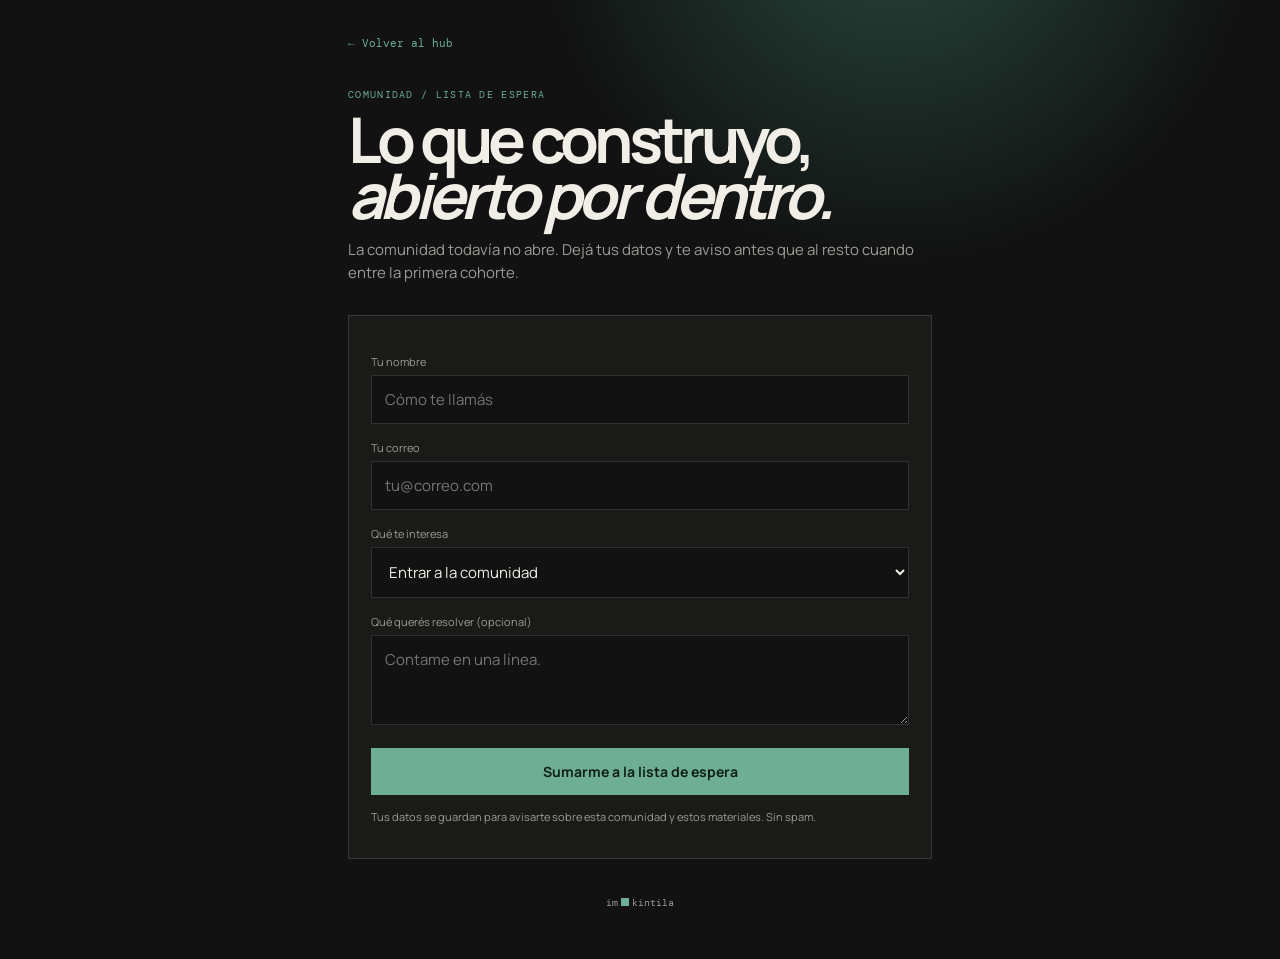
<file: comunidad.html>
<!doctype html><html lang="es"><head><meta charset="utf-8"><meta name="viewport" content="width=device-width,initial-scale=1"><meta name="theme-color" content="#111211"><title>Comunidad — im▪kintila</title><link rel="stylesheet" href="hub.css"></head><body><main class="shell"><a class="back" href="index.html">← Volver al hub</a><div class="eyebrow">Comunidad / lista de espera</div><h1 class="page-title">Lo que construyo,<br><em>abierto por dentro.</em></h1><p class="intro">La comunidad todavía no abre. Dejá tus datos y te aviso antes que al resto cuando entre la primera cohorte.</p><form method="post" action="https://164-68-127-22.sslip.io/webhook/imkintila-lead"><input type="hidden" name="source" value="imkintila.com"><input type="hidden" name="page" value="comunidad.html"><label for="name">Tu nombre</label><input id="name" name="name" autocomplete="name" required placeholder="Cómo te llamás"><label for="email">Tu correo</label><input id="email" name="email" type="email" autocomplete="email" required placeholder="tu@correo.com"><label for="interest">Qué te interesa</label><select id="interest" name="interest"><option value="Comunidad imkintila">Entrar a la comunidad</option><option value="Ebook Claude Code para emprendedores">Ebook: Claude Code para emprendedores</option><option value="Ebook Hermes como agente personal">Ebook: Hermes como agente personal</option><option value="Ebook Claude Code para marketers">Ebook: Claude Code para marketers</option><option value="Curso Claude Code para emprendedores">Curso: Claude Code para emprendedores</option><option value="Curso Hermes como agente personal">Curso: Hermes como agente personal</option><option value="Curso Claude Code para marketers">Curso: Claude Code para marketers</option></select><label for="message">Qué querés resolver (opcional)</label><textarea id="message" name="message" placeholder="Contame en una línea."></textarea><button type="submit">Sumarme a la lista de espera</button><p class="fine">Tus datos se guardan para avisarte sobre esta comunidad y estos materiales. Sin spam.</p></form><footer>im<span class="sq"></span>kintila</footer></main><script>const wanted=new URLSearchParams(location.search).get('interes');if(wanted){const s=document.querySelector('#interest');for(const o of s.options)if(o.value===wanted)o.selected=true}</script></body></html>
</file>
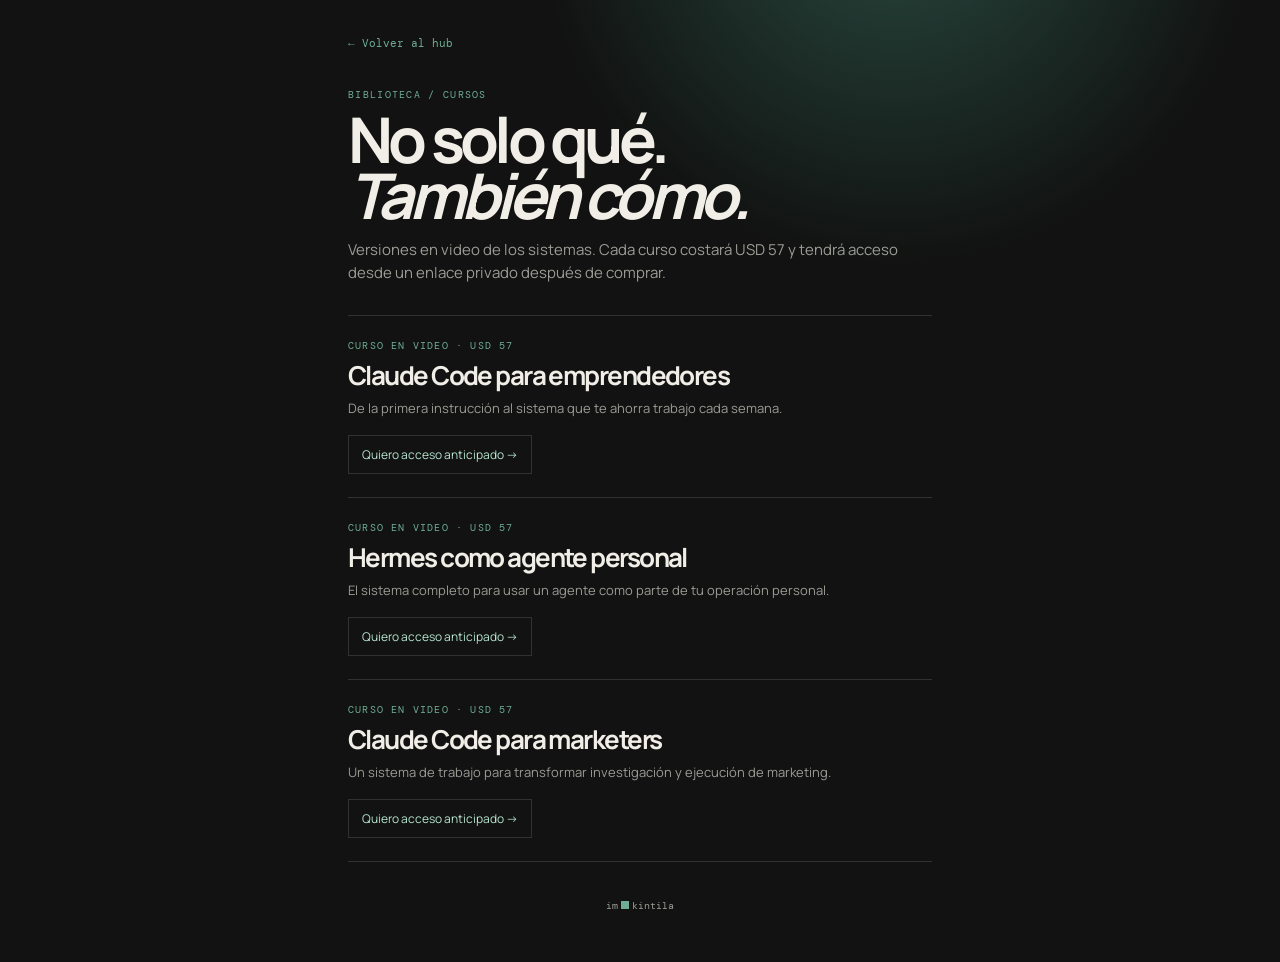
<file: cursos.html>
<!doctype html><html lang="es"><head><meta charset="utf-8"><meta name="viewport" content="width=device-width,initial-scale=1"><meta name="theme-color" content="#111211"><title>Cursos — im▪kintila</title><link rel="stylesheet" href="hub.css"></head><body><main class="shell"><a class="back" href="index.html">← Volver al hub</a><div class="eyebrow">Biblioteca / cursos</div><h1 class="page-title">No solo qué.<br><em>También cómo.</em></h1><p class="intro">Versiones en video de los sistemas. Cada curso costará USD 57 y tendrá acceso desde un enlace privado después de comprar.</p><article class="product"><div class="kind">Curso en video · USD 57</div><h2>Claude Code para emprendedores</h2><p>De la primera instrucción al sistema que te ahorra trabajo cada semana.</p><a class="wait" href="comunidad.html?interes=Curso%20Claude%20Code%20para%20emprendedores">Quiero acceso anticipado →</a></article><article class="product"><div class="kind">Curso en video · USD 57</div><h2>Hermes como agente personal</h2><p>El sistema completo para usar un agente como parte de tu operación personal.</p><a class="wait" href="comunidad.html?interes=Curso%20Hermes%20como%20agente%20personal">Quiero acceso anticipado →</a></article><article class="product"><div class="kind">Curso en video · USD 57</div><h2>Claude Code para marketers</h2><p>Un sistema de trabajo para transformar investigación y ejecución de marketing.</p><a class="wait" href="comunidad.html?interes=Curso%20Claude%20Code%20para%20marketers">Quiero acceso anticipado →</a></article><footer>im<span class="sq"></span>kintila</footer></main></body></html>
</file>
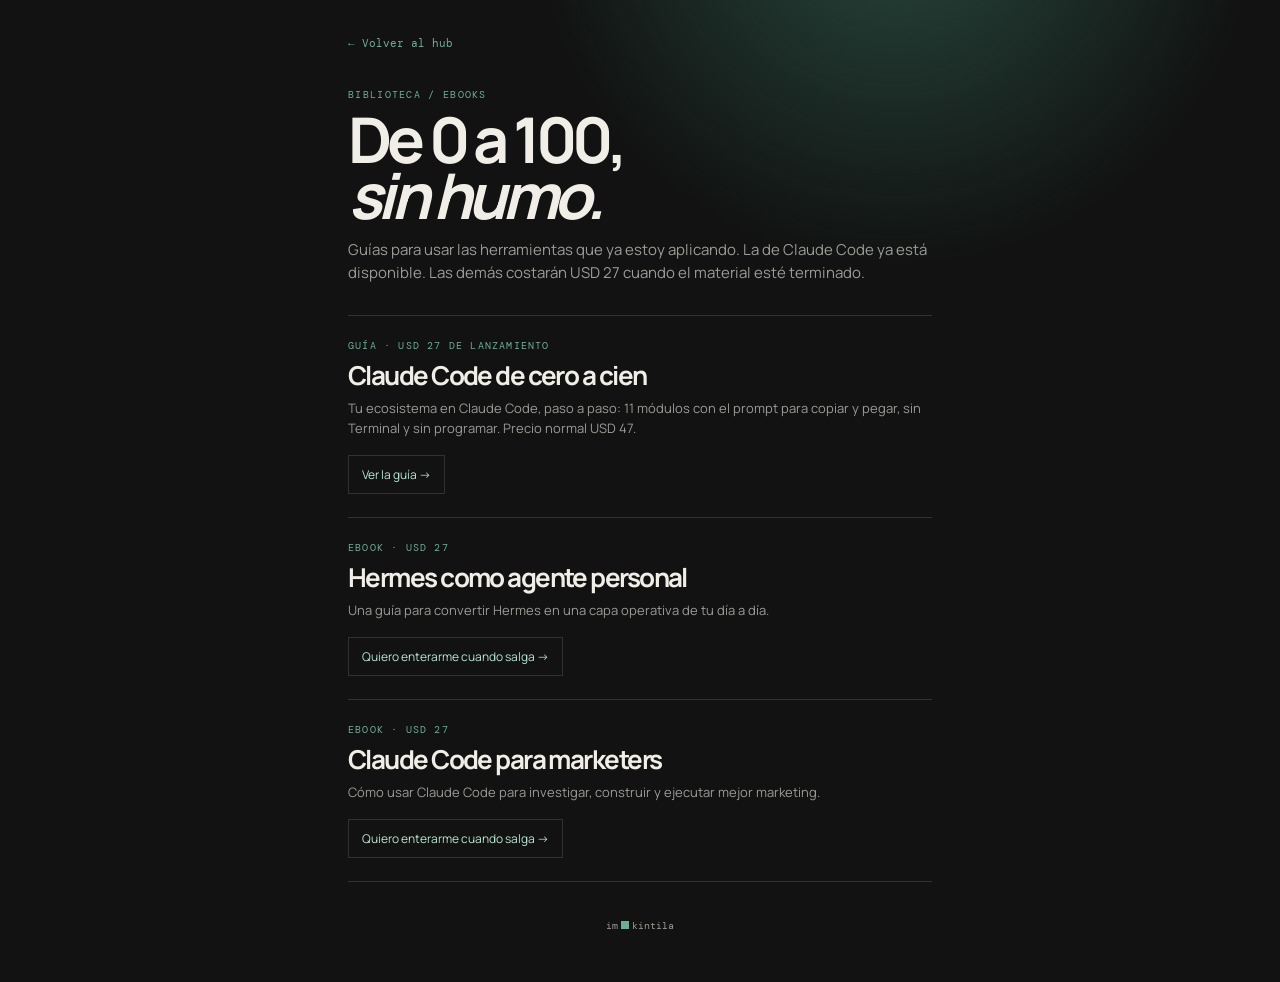
<file: ebooks.html>
<!doctype html><html lang="es"><head><meta charset="utf-8"><meta name="viewport" content="width=device-width,initial-scale=1"><meta name="theme-color" content="#111211"><title>Ebooks — im▪kintila</title><link rel="stylesheet" href="hub.css"></head><body><main class="shell"><a class="back" href="index.html">← Volver al hub</a><div class="eyebrow">Biblioteca / ebooks</div><h1 class="page-title">De 0 a 100,<br><em>sin humo.</em></h1><p class="intro">Guías para usar las herramientas que ya estoy aplicando. La de Claude Code ya está disponible. Las demás costarán USD 27 cuando el material esté terminado.</p><article class="product"><div class="kind">Guía · USD 27 de lanzamiento</div><h2>Claude Code de cero a cien</h2><p>Tu ecosistema en Claude Code, paso a paso: 11 módulos con el prompt para copiar y pegar, sin Terminal y sin programar. Precio normal USD 47.</p><a class="wait" href="claude-code/">Ver la guía →</a></article><article class="product"><div class="kind">Ebook · USD 27</div><h2>Hermes como agente personal</h2><p>Una guía para convertir Hermes en una capa operativa de tu día a día.</p><a class="wait" href="comunidad.html?interes=Ebook%20Hermes%20como%20agente%20personal">Quiero enterarme cuando salga →</a></article><article class="product"><div class="kind">Ebook · USD 27</div><h2>Claude Code para marketers</h2><p>Cómo usar Claude Code para investigar, construir y ejecutar mejor marketing.</p><a class="wait" href="comunidad.html?interes=Ebook%20Claude%20Code%20para%20marketers">Quiero enterarme cuando salga →</a></article><footer>im<span class="sq"></span>kintila</footer></main></body></html>
</file>
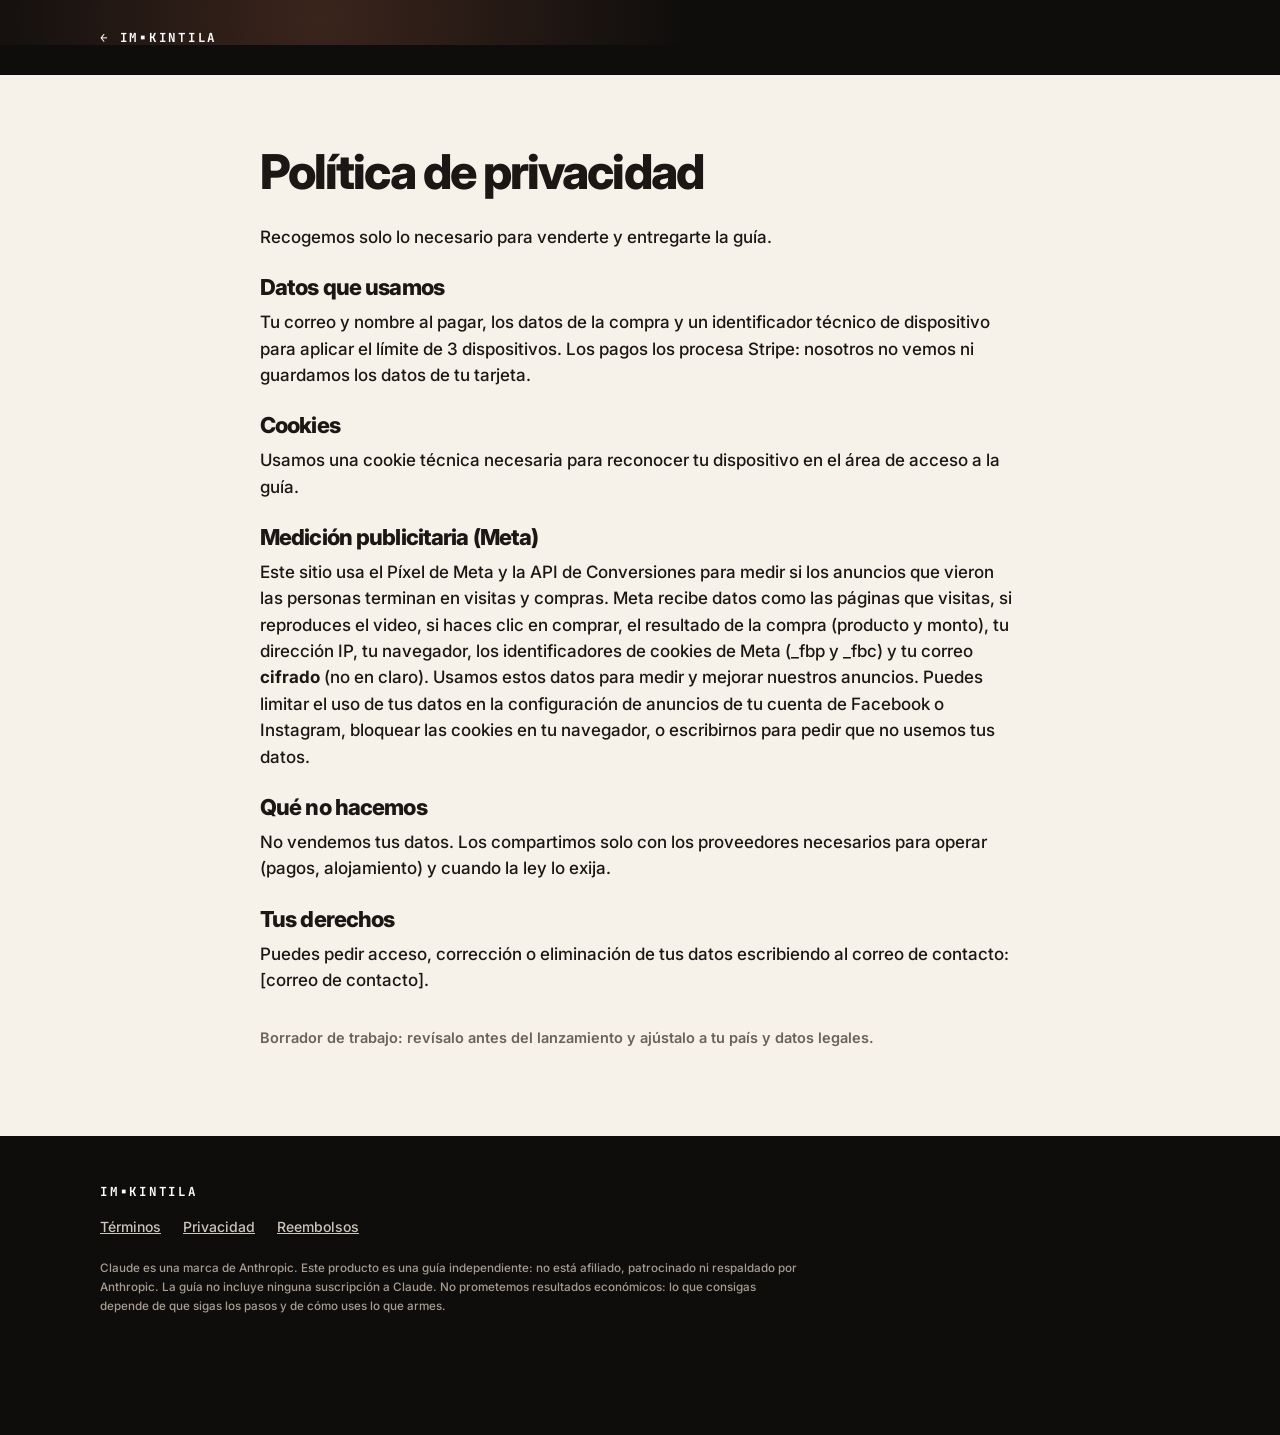
<file: claude-code/privacidad.html>
<!doctype html>
<html lang="es"><head><meta charset="utf-8">
<meta name="viewport" content="width=device-width,initial-scale=1,viewport-fit=cover">
<title>Política de privacidad — im▪kintila</title>
<meta name="description" content="Política de privacidad">
<meta name="robots" content="noindex,nofollow">
<meta name="theme-color" content="#0E0D0C">
<meta property="og:type" content="website"><meta property="og:title" content="Política de privacidad — im▪kintila"><meta property="og:description" content="Política de privacidad"><meta property="og:image" content="https://imkintila.com/claude-code/assets/poster.jpg"><meta property="og:locale" content="es_LA">
<link rel="preconnect" href="https://fonts.googleapis.com"><link rel="preconnect" href="https://fonts.gstatic.com" crossorigin>
<link href="https://fonts.googleapis.com/css2?family=Inter:wght@500;600;700;800&family=JetBrains+Mono:wght@500;700&display=swap" rel="stylesheet">
<style>
:root{--black:#0E0D0C;--panel:#1A1816;--line:#2B2723;--cream:#F6F1E9;--paper:#FFFFFF;--ink:#1A1714;--mute:#6B625A;--orange:#D97757;--deep:#C2410C;--soft:#F0D9CB;--r:22px}
*{box-sizing:border-box}html{scroll-behavior:smooth;-webkit-text-size-adjust:100%}
body{margin:0;font:500 17px/1.55 Inter,system-ui,-apple-system,"Segoe UI",Roboto,Arial,sans-serif;color:var(--ink);background:var(--cream);-webkit-font-smoothing:antialiased}
img,video{max-width:100%;display:block}
a{color:var(--deep)}
.wrap{width:min(1080px,100% - 40px);margin-inline:auto}
.mono{font-family:"JetBrains Mono",ui-monospace,Menlo,monospace;text-transform:uppercase;letter-spacing:.14em;font-size:12.5px;font-weight:700}
h1,h2,h3{margin:0;font-weight:800;letter-spacing:-.04em;line-height:1.05;text-wrap:balance}
h2{font-size:clamp(30px,6vw,52px)}
p{margin:0 0 14px}
.btn{display:inline-flex;align-items:center;justify-content:center;gap:12px;background:var(--orange);color:#140b06;text-decoration:none;font-weight:800;font-size:19px;letter-spacing:-.01em;padding:18px 30px;border-radius:999px;min-height:58px;box-shadow:0 14px 40px rgba(217,119,87,.35);transition:transform .15s,background .2s}
.btn:hover{background:#e78968}.btn:active{transform:scale(.97)}
.btn:focus-visible,summary:focus-visible,.play:focus-visible{outline:3px solid #ffd1bd;outline-offset:3px}
.btn.dark{background:var(--ink);color:var(--cream);box-shadow:0 14px 40px rgba(0,0,0,.25)}
.btn.block{display:flex;width:100%}
/* barra superior */
.top{background:var(--orange);color:#140b06;text-align:center;font-weight:800;font-size:14.5px;padding:10px 16px;letter-spacing:-.01em}
.top s{opacity:.65}
/* portada */
.hero{background:var(--black);color:#fff;padding:36px 0 56px;position:relative;overflow:hidden}
.hero:before{content:"";position:absolute;left:-20%;top:-10%;width:90%;height:70%;background:radial-gradient(circle,rgba(217,119,87,.22),transparent 65%);pointer-events:none}
.hero .wrap{position:relative;display:grid;gap:30px}
.eyebrow{color:var(--orange)}
.hero h1{font-size:clamp(36px,8.4vw,66px);color:#fff}
.hero h1 em{font-style:normal;color:var(--orange)}
.hero .sub{color:#cfc4b8;font-size:clamp(18px,3.4vw,21px);max-width:34em}
.ticks{list-style:none;padding:0;margin:18px 0 0;display:flex;flex-wrap:wrap;gap:8px 20px;color:#cfc4b8;font-size:15px;font-weight:600}
.ticks li:before{content:"✓";color:var(--orange);font-weight:800;margin-right:8px}
.player{position:relative;width:min(100%,400px);margin-inline:auto;border-radius:26px;overflow:hidden;background:#000;aspect-ratio:9/16;box-shadow:0 40px 100px rgba(0,0,0,.6),0 0 0 1px #ffffff14}
.player video{width:100%;height:100%;object-fit:cover;background:#000}
.play{display:none;position:absolute;inset:0;width:100%;border:0;background:linear-gradient(180deg,rgba(0,0,0,.05),rgba(0,0,0,.55)),url(/claude-code/assets/poster.jpg) center/cover;cursor:pointer;color:#fff;place-items:end center;padding:0 20px 26px;font:inherit}
.js .play{display:grid}
.play .circle{position:absolute;left:50%;top:66%;width:96px;height:96px;margin:-48px 0 0 -48px;border-radius:50%;background:var(--orange);display:grid;place-items:center;box-shadow:0 0 0 14px rgba(217,119,87,.28);animation:pulse 2.2s infinite}
.play .circle:after{content:"";margin-left:7px;border-left:28px solid #140b06;border-top:18px solid transparent;border-bottom:18px solid transparent}
.play b{font-size:20px;letter-spacing:-.01em;text-shadow:0 2px 12px rgba(0,0,0,.6)}
.play span{display:block;font-size:14px;font-weight:600;opacity:.85;margin-top:2px}
@keyframes pulse{0%{box-shadow:0 0 0 0 rgba(217,119,87,.5)}70%{box-shadow:0 0 0 26px rgba(217,119,87,0)}100%{box-shadow:0 0 0 0 rgba(217,119,87,0)}}
.cap{color:#8d8378;font-size:13px;text-align:center;margin:12px 0 0}
.hero .buy{display:grid;gap:14px;justify-items:start}
.micro{color:#a99c8f;font-size:14.5px;font-weight:600}
.micro b{color:#fff}
@media(min-width:900px){
 .hero{padding:64px 0 84px}
 .hero .wrap{grid-template-columns:1.15fr .85fr;gap:64px;align-items:center}
 .player{margin:0}
}
@media(max-width:899px){
 .hero .buy{justify-items:stretch}.hero .buy .btn{width:100%}
 .hero .col-video{order:2}.hero .col-text{order:1}
}
/* secciones */
section{padding:72px 0}
.lead{font-size:clamp(18px,3.2vw,22px);color:#3a332d;max-width:38em}
.kick{color:var(--deep);margin-bottom:14px}
.pain{display:grid;gap:14px;margin-top:34px}
.pain div{background:var(--paper);border-radius:var(--r);padding:24px 26px;box-shadow:0 10px 30px rgba(80,40,20,.08)}
.pain b{display:block;font-size:22px;letter-spacing:-.03em;margin-bottom:6px}
.pain span{color:var(--mute)}
@media(min-width:800px){.pain{grid-template-columns:repeat(3,1fr)}}
.idea{background:var(--black);color:#fff}
.idea h2 em{font-style:normal;color:var(--orange)}
.idea .lead{color:#cfc4b8}
.split{display:grid;gap:36px;align-items:center}
@media(min-width:900px){.split{grid-template-columns:1fr 1fr;gap:64px}}
.win{background:var(--panel);border:1px solid var(--line);border-radius:26px;box-shadow:0 40px 100px rgba(0,0,0,.5);overflow:hidden}
.win .bar{height:52px;display:flex;align-items:center;gap:9px;padding:0 20px;border-bottom:1px solid var(--line);font:700 14px "JetBrains Mono",monospace;color:#cbbfb2}
.win .bar i{width:13px;height:13px;border-radius:50%;display:block}
.win ul{list-style:none;margin:0;padding:8px 0 12px}
.win li{padding:14px 24px;border-left:5px solid transparent}
.win li code{display:block;font:700 15px "JetBrains Mono",monospace;color:#a99c8f}
.win li b{font-size:24px;letter-spacing:-.03em;color:#fff}
.win li.hot{background:rgba(217,119,87,.16);border-left-color:var(--orange)}
.win li.hot code{color:var(--orange)}
.mods{list-style:none;padding:0;margin:34px 0 0;display:grid;gap:12px}
.mods li{display:flex;gap:18px;background:var(--paper);border-radius:var(--r);padding:20px 22px;box-shadow:0 8px 24px rgba(80,40,20,.07)}
.mods .n{flex:0 0 46px;height:46px;border-radius:14px;background:var(--orange);color:#140b06;display:grid;place-items:center;font:700 16px "JetBrains Mono",monospace}
.mods b{display:block;font-size:19px;letter-spacing:-.02em;line-height:1.25}
.mods span:not(.n){display:block;color:var(--mute);font-size:15.5px;margin-top:3px}
@media(min-width:800px){.mods{grid-template-columns:1fr 1fr}}
.inc{display:grid;gap:12px;margin-top:26px}
.inc div{border:2px dashed #d3c3b0;border-radius:var(--r);padding:20px 22px}
.inc b{display:block;margin-bottom:4px}
@media(min-width:800px){.inc{grid-template-columns:repeat(3,1fr)}}
.uses{display:grid;gap:14px;margin-top:32px}
.uses div{background:var(--panel);color:#fff;border-radius:var(--r);padding:26px}
.uses .mono{color:var(--orange)}
.uses b{display:block;font-size:26px;letter-spacing:-.03em;margin-top:8px}
@media(min-width:800px){.uses{grid-template-columns:repeat(3,1fr)}}
.need{background:var(--paper)}
.need ul{list-style:none;padding:0;margin:26px 0 0;display:grid;gap:10px}
.need li{display:flex;gap:14px;align-items:flex-start;padding:16px 20px;border-radius:16px;background:var(--cream)}
.need li:before{content:"";flex:0 0 12px;height:12px;border-radius:50%;background:var(--orange);margin-top:8px}
.need li b{font-weight:800}
.fit{display:grid;gap:16px;margin-top:30px}
.fit>div{border-radius:var(--r);padding:26px 28px}
.fit .yes{background:var(--ink);color:var(--cream)}
.fit .no{border:2px solid #cdbdaa}
.fit h3{font-size:24px;margin-bottom:14px}
.fit ul{margin:0;padding-left:20px}.fit li{margin:8px 0}
@media(min-width:800px){.fit{grid-template-columns:1fr 1fr}}
/* oferta */
.offer{background:var(--black);color:#fff}
.card{background:var(--panel);border:1px solid var(--line);border-radius:30px;padding:34px 28px;max-width:640px;margin:34px auto 0;text-align:center;box-shadow:0 40px 100px rgba(0,0,0,.5)}
.price{display:flex;align-items:baseline;justify-content:center;gap:18px;margin:8px 0 6px}
.price s{font-size:34px;color:#8d8378;font-weight:800;letter-spacing:-.04em}
.price b{font-size:clamp(84px,20vw,128px);letter-spacing:-.07em;line-height:.9;font-weight:800}
.tag{display:inline-block;background:rgba(217,119,87,.18);color:var(--orange);padding:8px 16px;border-radius:999px;margin-bottom:6px}
.card ul{list-style:none;text-align:left;padding:0;margin:24px 0;display:grid;gap:11px;color:#e5dccf}
.card li:before{content:"✓";color:var(--orange);font-weight:800;margin-right:12px}
.shield{display:flex;align-items:center;gap:16px;text-align:left;margin-top:22px;color:#cfc4b8;font-size:15px}
.shield i{flex:0 0 52px;height:52px;border-radius:50%;background:var(--orange);display:grid;place-items:center;color:#140b06;font:800 26px Inter,sans-serif;font-style:normal}
/* faq */
details{background:var(--paper);border-radius:18px;margin:10px 0;box-shadow:0 6px 20px rgba(80,40,20,.06)}
summary{cursor:pointer;list-style:none;padding:20px 24px;font-weight:700;font-size:18px;letter-spacing:-.02em;display:flex;justify-content:space-between;gap:16px;align-items:center}
summary::-webkit-details-marker{display:none}
summary:after{content:"+";font-size:28px;line-height:1;color:var(--deep);font-weight:600}
details[open] summary:after{content:"–"}
details p{padding:0 24px 22px;color:#3a332d;margin:0}
.faq{max-width:800px;margin-inline:auto}
.final{background:var(--orange);color:#140b06;text-align:center}
.final h2{color:#140b06}
.final .btn{background:#140b06;color:var(--cream);box-shadow:0 20px 50px rgba(80,25,5,.35);margin-top:26px}
.final p{font-weight:700;margin-top:16px}
footer{background:var(--black);color:#a99c8f;padding:44px 0 120px;font-size:14px}
footer a{color:#cfc4b8}
footer .links{display:flex;gap:22px;flex-wrap:wrap;margin:14px 0 22px}
footer small{display:block;max-width:60em;line-height:1.6}
/* barra fija móvil */
.sticky{position:fixed;left:0;right:0;bottom:0;z-index:50;background:rgba(14,13,12,.96);-webkit-backdrop-filter:blur(10px);backdrop-filter:blur(10px);border-top:1px solid var(--line);padding:12px 16px calc(12px + env(safe-area-inset-bottom));display:flex;gap:14px;align-items:center;justify-content:center;transform:translateY(110%);transition:transform .25s}
.sticky.on{transform:none}
.sticky .p{color:#fff;font-weight:800;line-height:1.15}.sticky .p small{display:block;color:#a99c8f;font-weight:600;font-size:12.5px}
.sticky .btn{padding:14px 22px;min-height:50px;font-size:17px;flex:1;max-width:320px}
@media(prefers-reduced-motion:reduce){html{scroll-behavior:auto}.play .circle,.sticky{animation:none;transition:none}}
</style><script>!function(f,b,e,v,n,t,s){if(f.fbq)return;n=f.fbq=function(){n.callMethod?n.callMethod.apply(n,arguments):n.queue.push(arguments)};if(!f._fbq)f._fbq=n;n.push=n;n.loaded=!0;n.version='2.0';n.queue=[];t=b.createElement(e);t.async=!0;t.src=v;s=b.getElementsByTagName(e)[0];s.parentNode.insertBefore(t,s)}(window,document,'script','https://connect.facebook.net/en_US/fbevents.js');fbq('init','1403876691883659');fbq('track','PageView');</script></head><body><header class="hero" style="padding:28px 0"><div class="wrap"><a href="/" style="color:#fff;text-decoration:none" class="mono">← im▪kintila</a></div></header><section><div class="wrap" style="max-width:760px"><h1 style="font-size:clamp(32px,6vw,48px);margin-bottom:26px">Política de privacidad</h1><p>Recogemos solo lo necesario para venderte y entregarte la guía.</p>
<h3 style="font-size:22px;margin:26px 0 10px">Datos que usamos</h3><p>Tu correo y nombre al pagar, los datos de la compra y un identificador técnico de dispositivo para aplicar el límite de 3 dispositivos. Los pagos los procesa Stripe: nosotros no vemos ni guardamos los datos de tu tarjeta.</p>
<h3 style="font-size:22px;margin:26px 0 10px">Cookies</h3><p>Usamos una cookie técnica necesaria para reconocer tu dispositivo en el área de acceso a la guía.</p><h3 style="font-size:22px;margin:26px 0 10px">Medición publicitaria (Meta)</h3><p>Este sitio usa el Píxel de Meta y la API de Conversiones para medir si los anuncios que vieron las personas terminan en visitas y compras. Meta recibe datos como las páginas que visitas, si reproduces el video, si haces clic en comprar, el resultado de la compra (producto y monto), tu dirección IP, tu navegador, los identificadores de cookies de Meta (_fbp y _fbc) y tu correo <b>cifrado</b> (no en claro). Usamos estos datos para medir y mejorar nuestros anuncios. Puedes limitar el uso de tus datos en la configuración de anuncios de tu cuenta de Facebook o Instagram, bloquear las cookies en tu navegador, o escribirnos para pedir que no usemos tus datos.</p>
<h3 style="font-size:22px;margin:26px 0 10px">Qué no hacemos</h3><p>No vendemos tus datos. Los compartimos solo con los proveedores necesarios para operar (pagos, alojamiento) y cuando la ley lo exija.</p>
<h3 style="font-size:22px;margin:26px 0 10px">Tus derechos</h3><p>Puedes pedir acceso, corrección o eliminación de tus datos escribiendo al correo de contacto: [correo de contacto].</p><p class="micro" style="margin-top:34px;color:var(--mute)">Borrador de trabajo: revísalo antes del lanzamiento y ajústalo a tu país y datos legales.</p></div></section><footer><div class="wrap">
<a class="mono" href="/" style="color:#fff;text-decoration:none">im▪kintila</a>
<div class="links"><a href="/claude-code/terminos.html">Términos</a><a href="/claude-code/privacidad.html">Privacidad</a><a href="/claude-code/reembolsos.html">Reembolsos</a></div>
<small>Claude es una marca de Anthropic. Este producto es una guía independiente: no está afiliado, patrocinado ni respaldado por Anthropic. La guía no incluye ninguna suscripción a Claude. No prometemos resultados económicos: lo que consigas depende de que sigas los pasos y de cómo uses lo que armes.</small>
</div></footer></body></html>
</file>
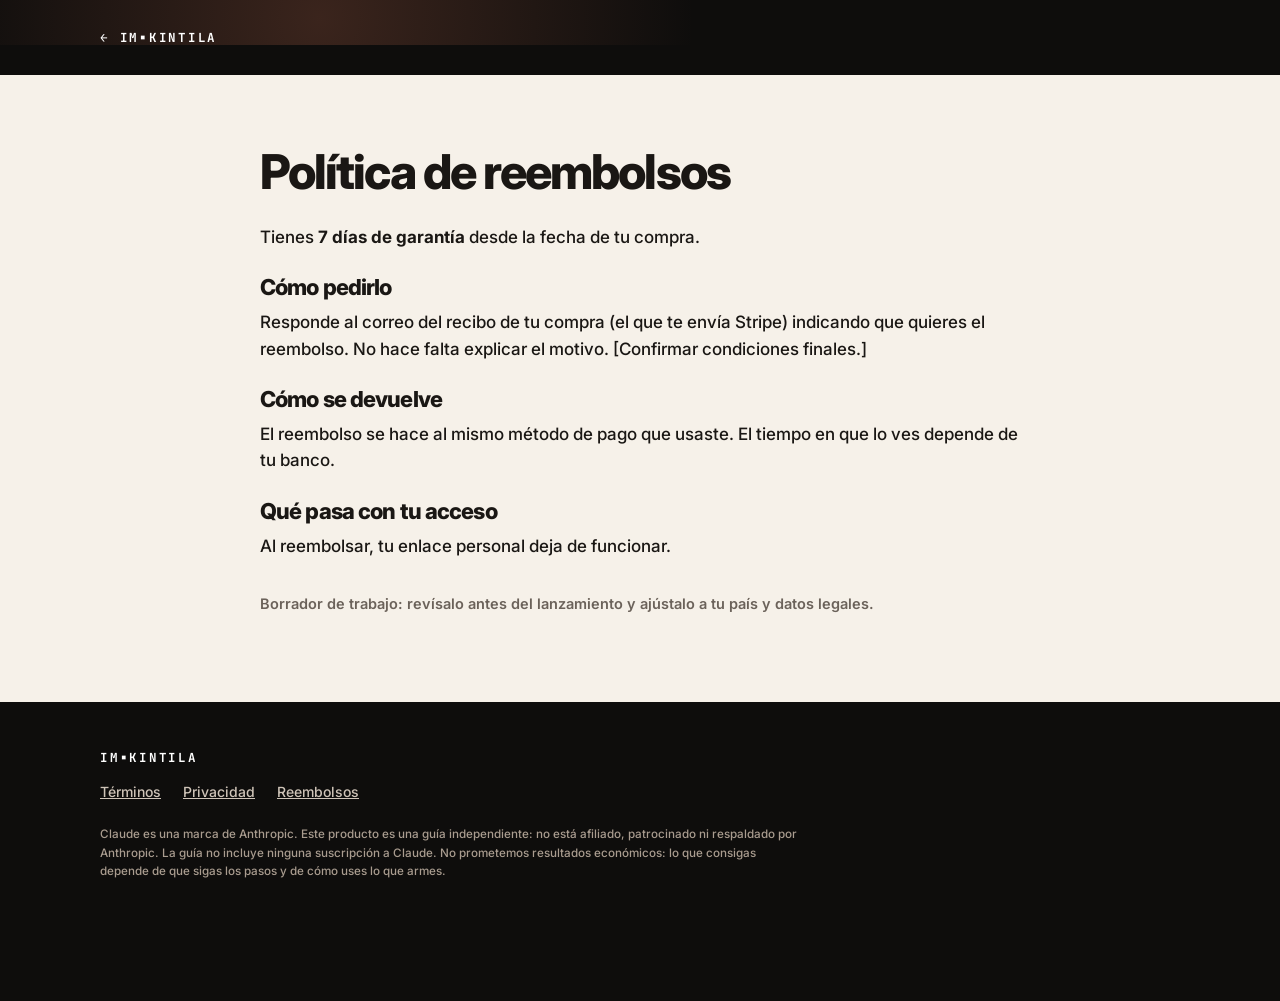
<file: claude-code/reembolsos.html>
<!doctype html>
<html lang="es"><head><meta charset="utf-8">
<meta name="viewport" content="width=device-width,initial-scale=1,viewport-fit=cover">
<title>Política de reembolsos — im▪kintila</title>
<meta name="description" content="Política de reembolsos">
<meta name="robots" content="noindex,nofollow">
<meta name="theme-color" content="#0E0D0C">
<meta property="og:type" content="website"><meta property="og:title" content="Política de reembolsos — im▪kintila"><meta property="og:description" content="Política de reembolsos"><meta property="og:image" content="https://imkintila.com/claude-code/assets/poster.jpg"><meta property="og:locale" content="es_LA">
<link rel="preconnect" href="https://fonts.googleapis.com"><link rel="preconnect" href="https://fonts.gstatic.com" crossorigin>
<link href="https://fonts.googleapis.com/css2?family=Inter:wght@500;600;700;800&family=JetBrains+Mono:wght@500;700&display=swap" rel="stylesheet">
<style>
:root{--black:#0E0D0C;--panel:#1A1816;--line:#2B2723;--cream:#F6F1E9;--paper:#FFFFFF;--ink:#1A1714;--mute:#6B625A;--orange:#D97757;--deep:#C2410C;--soft:#F0D9CB;--r:22px}
*{box-sizing:border-box}html{scroll-behavior:smooth;-webkit-text-size-adjust:100%}
body{margin:0;font:500 17px/1.55 Inter,system-ui,-apple-system,"Segoe UI",Roboto,Arial,sans-serif;color:var(--ink);background:var(--cream);-webkit-font-smoothing:antialiased}
img,video{max-width:100%;display:block}
a{color:var(--deep)}
.wrap{width:min(1080px,100% - 40px);margin-inline:auto}
.mono{font-family:"JetBrains Mono",ui-monospace,Menlo,monospace;text-transform:uppercase;letter-spacing:.14em;font-size:12.5px;font-weight:700}
h1,h2,h3{margin:0;font-weight:800;letter-spacing:-.04em;line-height:1.05;text-wrap:balance}
h2{font-size:clamp(30px,6vw,52px)}
p{margin:0 0 14px}
.btn{display:inline-flex;align-items:center;justify-content:center;gap:12px;background:var(--orange);color:#140b06;text-decoration:none;font-weight:800;font-size:19px;letter-spacing:-.01em;padding:18px 30px;border-radius:999px;min-height:58px;box-shadow:0 14px 40px rgba(217,119,87,.35);transition:transform .15s,background .2s}
.btn:hover{background:#e78968}.btn:active{transform:scale(.97)}
.btn:focus-visible,summary:focus-visible,.play:focus-visible{outline:3px solid #ffd1bd;outline-offset:3px}
.btn.dark{background:var(--ink);color:var(--cream);box-shadow:0 14px 40px rgba(0,0,0,.25)}
.btn.block{display:flex;width:100%}
/* barra superior */
.top{background:var(--orange);color:#140b06;text-align:center;font-weight:800;font-size:14.5px;padding:10px 16px;letter-spacing:-.01em}
.top s{opacity:.65}
/* portada */
.hero{background:var(--black);color:#fff;padding:36px 0 56px;position:relative;overflow:hidden}
.hero:before{content:"";position:absolute;left:-20%;top:-10%;width:90%;height:70%;background:radial-gradient(circle,rgba(217,119,87,.22),transparent 65%);pointer-events:none}
.hero .wrap{position:relative;display:grid;gap:30px}
.eyebrow{color:var(--orange)}
.hero h1{font-size:clamp(36px,8.4vw,66px);color:#fff}
.hero h1 em{font-style:normal;color:var(--orange)}
.hero .sub{color:#cfc4b8;font-size:clamp(18px,3.4vw,21px);max-width:34em}
.ticks{list-style:none;padding:0;margin:18px 0 0;display:flex;flex-wrap:wrap;gap:8px 20px;color:#cfc4b8;font-size:15px;font-weight:600}
.ticks li:before{content:"✓";color:var(--orange);font-weight:800;margin-right:8px}
.player{position:relative;width:min(100%,400px);margin-inline:auto;border-radius:26px;overflow:hidden;background:#000;aspect-ratio:9/16;box-shadow:0 40px 100px rgba(0,0,0,.6),0 0 0 1px #ffffff14}
.player video{width:100%;height:100%;object-fit:cover;background:#000}
.play{display:none;position:absolute;inset:0;width:100%;border:0;background:linear-gradient(180deg,rgba(0,0,0,.05),rgba(0,0,0,.55)),url(/claude-code/assets/poster.jpg) center/cover;cursor:pointer;color:#fff;place-items:end center;padding:0 20px 26px;font:inherit}
.js .play{display:grid}
.play .circle{position:absolute;left:50%;top:66%;width:96px;height:96px;margin:-48px 0 0 -48px;border-radius:50%;background:var(--orange);display:grid;place-items:center;box-shadow:0 0 0 14px rgba(217,119,87,.28);animation:pulse 2.2s infinite}
.play .circle:after{content:"";margin-left:7px;border-left:28px solid #140b06;border-top:18px solid transparent;border-bottom:18px solid transparent}
.play b{font-size:20px;letter-spacing:-.01em;text-shadow:0 2px 12px rgba(0,0,0,.6)}
.play span{display:block;font-size:14px;font-weight:600;opacity:.85;margin-top:2px}
@keyframes pulse{0%{box-shadow:0 0 0 0 rgba(217,119,87,.5)}70%{box-shadow:0 0 0 26px rgba(217,119,87,0)}100%{box-shadow:0 0 0 0 rgba(217,119,87,0)}}
.cap{color:#8d8378;font-size:13px;text-align:center;margin:12px 0 0}
.hero .buy{display:grid;gap:14px;justify-items:start}
.micro{color:#a99c8f;font-size:14.5px;font-weight:600}
.micro b{color:#fff}
@media(min-width:900px){
 .hero{padding:64px 0 84px}
 .hero .wrap{grid-template-columns:1.15fr .85fr;gap:64px;align-items:center}
 .player{margin:0}
}
@media(max-width:899px){
 .hero .buy{justify-items:stretch}.hero .buy .btn{width:100%}
 .hero .col-video{order:2}.hero .col-text{order:1}
}
/* secciones */
section{padding:72px 0}
.lead{font-size:clamp(18px,3.2vw,22px);color:#3a332d;max-width:38em}
.kick{color:var(--deep);margin-bottom:14px}
.pain{display:grid;gap:14px;margin-top:34px}
.pain div{background:var(--paper);border-radius:var(--r);padding:24px 26px;box-shadow:0 10px 30px rgba(80,40,20,.08)}
.pain b{display:block;font-size:22px;letter-spacing:-.03em;margin-bottom:6px}
.pain span{color:var(--mute)}
@media(min-width:800px){.pain{grid-template-columns:repeat(3,1fr)}}
.idea{background:var(--black);color:#fff}
.idea h2 em{font-style:normal;color:var(--orange)}
.idea .lead{color:#cfc4b8}
.split{display:grid;gap:36px;align-items:center}
@media(min-width:900px){.split{grid-template-columns:1fr 1fr;gap:64px}}
.win{background:var(--panel);border:1px solid var(--line);border-radius:26px;box-shadow:0 40px 100px rgba(0,0,0,.5);overflow:hidden}
.win .bar{height:52px;display:flex;align-items:center;gap:9px;padding:0 20px;border-bottom:1px solid var(--line);font:700 14px "JetBrains Mono",monospace;color:#cbbfb2}
.win .bar i{width:13px;height:13px;border-radius:50%;display:block}
.win ul{list-style:none;margin:0;padding:8px 0 12px}
.win li{padding:14px 24px;border-left:5px solid transparent}
.win li code{display:block;font:700 15px "JetBrains Mono",monospace;color:#a99c8f}
.win li b{font-size:24px;letter-spacing:-.03em;color:#fff}
.win li.hot{background:rgba(217,119,87,.16);border-left-color:var(--orange)}
.win li.hot code{color:var(--orange)}
.mods{list-style:none;padding:0;margin:34px 0 0;display:grid;gap:12px}
.mods li{display:flex;gap:18px;background:var(--paper);border-radius:var(--r);padding:20px 22px;box-shadow:0 8px 24px rgba(80,40,20,.07)}
.mods .n{flex:0 0 46px;height:46px;border-radius:14px;background:var(--orange);color:#140b06;display:grid;place-items:center;font:700 16px "JetBrains Mono",monospace}
.mods b{display:block;font-size:19px;letter-spacing:-.02em;line-height:1.25}
.mods span:not(.n){display:block;color:var(--mute);font-size:15.5px;margin-top:3px}
@media(min-width:800px){.mods{grid-template-columns:1fr 1fr}}
.inc{display:grid;gap:12px;margin-top:26px}
.inc div{border:2px dashed #d3c3b0;border-radius:var(--r);padding:20px 22px}
.inc b{display:block;margin-bottom:4px}
@media(min-width:800px){.inc{grid-template-columns:repeat(3,1fr)}}
.uses{display:grid;gap:14px;margin-top:32px}
.uses div{background:var(--panel);color:#fff;border-radius:var(--r);padding:26px}
.uses .mono{color:var(--orange)}
.uses b{display:block;font-size:26px;letter-spacing:-.03em;margin-top:8px}
@media(min-width:800px){.uses{grid-template-columns:repeat(3,1fr)}}
.need{background:var(--paper)}
.need ul{list-style:none;padding:0;margin:26px 0 0;display:grid;gap:10px}
.need li{display:flex;gap:14px;align-items:flex-start;padding:16px 20px;border-radius:16px;background:var(--cream)}
.need li:before{content:"";flex:0 0 12px;height:12px;border-radius:50%;background:var(--orange);margin-top:8px}
.need li b{font-weight:800}
.fit{display:grid;gap:16px;margin-top:30px}
.fit>div{border-radius:var(--r);padding:26px 28px}
.fit .yes{background:var(--ink);color:var(--cream)}
.fit .no{border:2px solid #cdbdaa}
.fit h3{font-size:24px;margin-bottom:14px}
.fit ul{margin:0;padding-left:20px}.fit li{margin:8px 0}
@media(min-width:800px){.fit{grid-template-columns:1fr 1fr}}
/* oferta */
.offer{background:var(--black);color:#fff}
.card{background:var(--panel);border:1px solid var(--line);border-radius:30px;padding:34px 28px;max-width:640px;margin:34px auto 0;text-align:center;box-shadow:0 40px 100px rgba(0,0,0,.5)}
.price{display:flex;align-items:baseline;justify-content:center;gap:18px;margin:8px 0 6px}
.price s{font-size:34px;color:#8d8378;font-weight:800;letter-spacing:-.04em}
.price b{font-size:clamp(84px,20vw,128px);letter-spacing:-.07em;line-height:.9;font-weight:800}
.tag{display:inline-block;background:rgba(217,119,87,.18);color:var(--orange);padding:8px 16px;border-radius:999px;margin-bottom:6px}
.card ul{list-style:none;text-align:left;padding:0;margin:24px 0;display:grid;gap:11px;color:#e5dccf}
.card li:before{content:"✓";color:var(--orange);font-weight:800;margin-right:12px}
.shield{display:flex;align-items:center;gap:16px;text-align:left;margin-top:22px;color:#cfc4b8;font-size:15px}
.shield i{flex:0 0 52px;height:52px;border-radius:50%;background:var(--orange);display:grid;place-items:center;color:#140b06;font:800 26px Inter,sans-serif;font-style:normal}
/* faq */
details{background:var(--paper);border-radius:18px;margin:10px 0;box-shadow:0 6px 20px rgba(80,40,20,.06)}
summary{cursor:pointer;list-style:none;padding:20px 24px;font-weight:700;font-size:18px;letter-spacing:-.02em;display:flex;justify-content:space-between;gap:16px;align-items:center}
summary::-webkit-details-marker{display:none}
summary:after{content:"+";font-size:28px;line-height:1;color:var(--deep);font-weight:600}
details[open] summary:after{content:"–"}
details p{padding:0 24px 22px;color:#3a332d;margin:0}
.faq{max-width:800px;margin-inline:auto}
.final{background:var(--orange);color:#140b06;text-align:center}
.final h2{color:#140b06}
.final .btn{background:#140b06;color:var(--cream);box-shadow:0 20px 50px rgba(80,25,5,.35);margin-top:26px}
.final p{font-weight:700;margin-top:16px}
footer{background:var(--black);color:#a99c8f;padding:44px 0 120px;font-size:14px}
footer a{color:#cfc4b8}
footer .links{display:flex;gap:22px;flex-wrap:wrap;margin:14px 0 22px}
footer small{display:block;max-width:60em;line-height:1.6}
/* barra fija móvil */
.sticky{position:fixed;left:0;right:0;bottom:0;z-index:50;background:rgba(14,13,12,.96);-webkit-backdrop-filter:blur(10px);backdrop-filter:blur(10px);border-top:1px solid var(--line);padding:12px 16px calc(12px + env(safe-area-inset-bottom));display:flex;gap:14px;align-items:center;justify-content:center;transform:translateY(110%);transition:transform .25s}
.sticky.on{transform:none}
.sticky .p{color:#fff;font-weight:800;line-height:1.15}.sticky .p small{display:block;color:#a99c8f;font-weight:600;font-size:12.5px}
.sticky .btn{padding:14px 22px;min-height:50px;font-size:17px;flex:1;max-width:320px}
@media(prefers-reduced-motion:reduce){html{scroll-behavior:auto}.play .circle,.sticky{animation:none;transition:none}}
</style><script>!function(f,b,e,v,n,t,s){if(f.fbq)return;n=f.fbq=function(){n.callMethod?n.callMethod.apply(n,arguments):n.queue.push(arguments)};if(!f._fbq)f._fbq=n;n.push=n;n.loaded=!0;n.version='2.0';n.queue=[];t=b.createElement(e);t.async=!0;t.src=v;s=b.getElementsByTagName(e)[0];s.parentNode.insertBefore(t,s)}(window,document,'script','https://connect.facebook.net/en_US/fbevents.js');fbq('init','1403876691883659');fbq('track','PageView');</script></head><body><header class="hero" style="padding:28px 0"><div class="wrap"><a href="/" style="color:#fff;text-decoration:none" class="mono">← im▪kintila</a></div></header><section><div class="wrap" style="max-width:760px"><h1 style="font-size:clamp(32px,6vw,48px);margin-bottom:26px">Política de reembolsos</h1><p>Tienes <b>7 días de garantía</b> desde la fecha de tu compra.</p>
<h3 style="font-size:22px;margin:26px 0 10px">Cómo pedirlo</h3><p>Responde al correo del recibo de tu compra (el que te envía Stripe) indicando que quieres el reembolso. No hace falta explicar el motivo. [Confirmar condiciones finales.]</p>
<h3 style="font-size:22px;margin:26px 0 10px">Cómo se devuelve</h3><p>El reembolso se hace al mismo método de pago que usaste. El tiempo en que lo ves depende de tu banco.</p>
<h3 style="font-size:22px;margin:26px 0 10px">Qué pasa con tu acceso</h3><p>Al reembolsar, tu enlace personal deja de funcionar.</p><p class="micro" style="margin-top:34px;color:var(--mute)">Borrador de trabajo: revísalo antes del lanzamiento y ajústalo a tu país y datos legales.</p></div></section><footer><div class="wrap">
<a class="mono" href="/" style="color:#fff;text-decoration:none">im▪kintila</a>
<div class="links"><a href="/claude-code/terminos.html">Términos</a><a href="/claude-code/privacidad.html">Privacidad</a><a href="/claude-code/reembolsos.html">Reembolsos</a></div>
<small>Claude es una marca de Anthropic. Este producto es una guía independiente: no está afiliado, patrocinado ni respaldado por Anthropic. La guía no incluye ninguna suscripción a Claude. No prometemos resultados económicos: lo que consigas depende de que sigas los pasos y de cómo uses lo que armes.</small>
</div></footer></body></html>
</file>
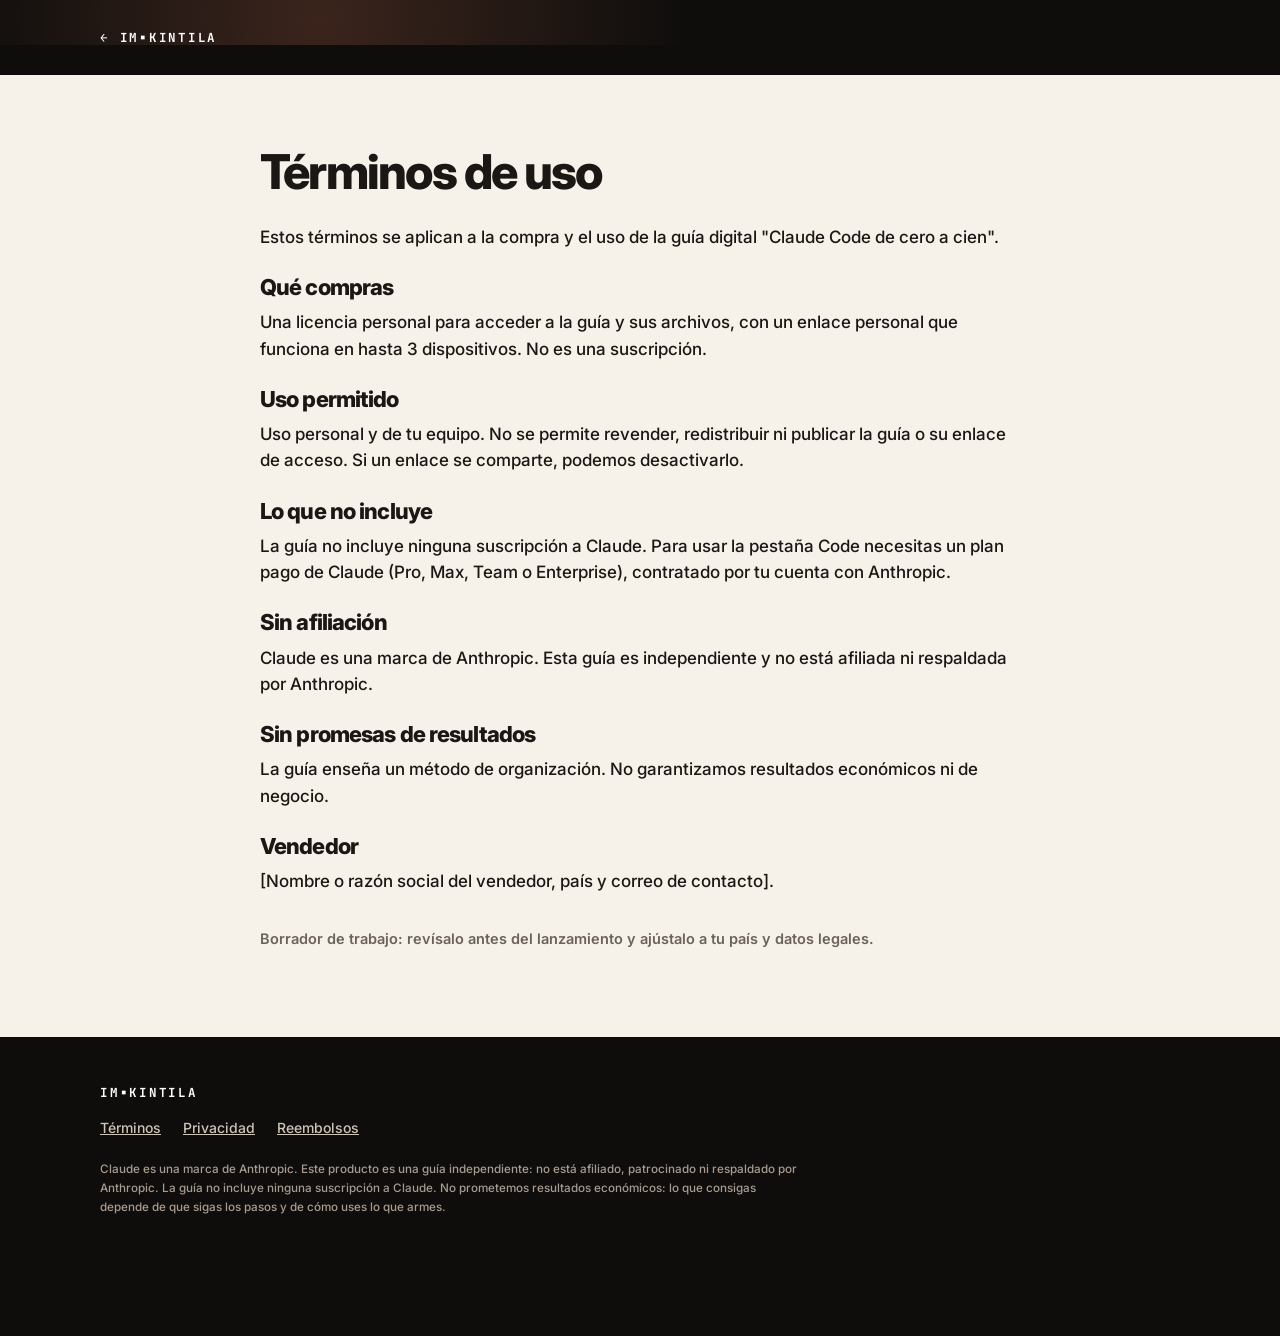
<file: claude-code/terminos.html>
<!doctype html>
<html lang="es"><head><meta charset="utf-8">
<meta name="viewport" content="width=device-width,initial-scale=1,viewport-fit=cover">
<title>Términos de uso — im▪kintila</title>
<meta name="description" content="Términos de uso">
<meta name="robots" content="noindex,nofollow">
<meta name="theme-color" content="#0E0D0C">
<meta property="og:type" content="website"><meta property="og:title" content="Términos de uso — im▪kintila"><meta property="og:description" content="Términos de uso"><meta property="og:image" content="https://imkintila.com/claude-code/assets/poster.jpg"><meta property="og:locale" content="es_LA">
<link rel="preconnect" href="https://fonts.googleapis.com"><link rel="preconnect" href="https://fonts.gstatic.com" crossorigin>
<link href="https://fonts.googleapis.com/css2?family=Inter:wght@500;600;700;800&family=JetBrains+Mono:wght@500;700&display=swap" rel="stylesheet">
<style>
:root{--black:#0E0D0C;--panel:#1A1816;--line:#2B2723;--cream:#F6F1E9;--paper:#FFFFFF;--ink:#1A1714;--mute:#6B625A;--orange:#D97757;--deep:#C2410C;--soft:#F0D9CB;--r:22px}
*{box-sizing:border-box}html{scroll-behavior:smooth;-webkit-text-size-adjust:100%}
body{margin:0;font:500 17px/1.55 Inter,system-ui,-apple-system,"Segoe UI",Roboto,Arial,sans-serif;color:var(--ink);background:var(--cream);-webkit-font-smoothing:antialiased}
img,video{max-width:100%;display:block}
a{color:var(--deep)}
.wrap{width:min(1080px,100% - 40px);margin-inline:auto}
.mono{font-family:"JetBrains Mono",ui-monospace,Menlo,monospace;text-transform:uppercase;letter-spacing:.14em;font-size:12.5px;font-weight:700}
h1,h2,h3{margin:0;font-weight:800;letter-spacing:-.04em;line-height:1.05;text-wrap:balance}
h2{font-size:clamp(30px,6vw,52px)}
p{margin:0 0 14px}
.btn{display:inline-flex;align-items:center;justify-content:center;gap:12px;background:var(--orange);color:#140b06;text-decoration:none;font-weight:800;font-size:19px;letter-spacing:-.01em;padding:18px 30px;border-radius:999px;min-height:58px;box-shadow:0 14px 40px rgba(217,119,87,.35);transition:transform .15s,background .2s}
.btn:hover{background:#e78968}.btn:active{transform:scale(.97)}
.btn:focus-visible,summary:focus-visible,.play:focus-visible{outline:3px solid #ffd1bd;outline-offset:3px}
.btn.dark{background:var(--ink);color:var(--cream);box-shadow:0 14px 40px rgba(0,0,0,.25)}
.btn.block{display:flex;width:100%}
/* barra superior */
.top{background:var(--orange);color:#140b06;text-align:center;font-weight:800;font-size:14.5px;padding:10px 16px;letter-spacing:-.01em}
.top s{opacity:.65}
/* portada */
.hero{background:var(--black);color:#fff;padding:36px 0 56px;position:relative;overflow:hidden}
.hero:before{content:"";position:absolute;left:-20%;top:-10%;width:90%;height:70%;background:radial-gradient(circle,rgba(217,119,87,.22),transparent 65%);pointer-events:none}
.hero .wrap{position:relative;display:grid;gap:30px}
.eyebrow{color:var(--orange)}
.hero h1{font-size:clamp(36px,8.4vw,66px);color:#fff}
.hero h1 em{font-style:normal;color:var(--orange)}
.hero .sub{color:#cfc4b8;font-size:clamp(18px,3.4vw,21px);max-width:34em}
.ticks{list-style:none;padding:0;margin:18px 0 0;display:flex;flex-wrap:wrap;gap:8px 20px;color:#cfc4b8;font-size:15px;font-weight:600}
.ticks li:before{content:"✓";color:var(--orange);font-weight:800;margin-right:8px}
.player{position:relative;width:min(100%,400px);margin-inline:auto;border-radius:26px;overflow:hidden;background:#000;aspect-ratio:9/16;box-shadow:0 40px 100px rgba(0,0,0,.6),0 0 0 1px #ffffff14}
.player video{width:100%;height:100%;object-fit:cover;background:#000}
.play{display:none;position:absolute;inset:0;width:100%;border:0;background:linear-gradient(180deg,rgba(0,0,0,.05),rgba(0,0,0,.55)),url(/claude-code/assets/poster.jpg) center/cover;cursor:pointer;color:#fff;place-items:end center;padding:0 20px 26px;font:inherit}
.js .play{display:grid}
.play .circle{position:absolute;left:50%;top:66%;width:96px;height:96px;margin:-48px 0 0 -48px;border-radius:50%;background:var(--orange);display:grid;place-items:center;box-shadow:0 0 0 14px rgba(217,119,87,.28);animation:pulse 2.2s infinite}
.play .circle:after{content:"";margin-left:7px;border-left:28px solid #140b06;border-top:18px solid transparent;border-bottom:18px solid transparent}
.play b{font-size:20px;letter-spacing:-.01em;text-shadow:0 2px 12px rgba(0,0,0,.6)}
.play span{display:block;font-size:14px;font-weight:600;opacity:.85;margin-top:2px}
@keyframes pulse{0%{box-shadow:0 0 0 0 rgba(217,119,87,.5)}70%{box-shadow:0 0 0 26px rgba(217,119,87,0)}100%{box-shadow:0 0 0 0 rgba(217,119,87,0)}}
.cap{color:#8d8378;font-size:13px;text-align:center;margin:12px 0 0}
.hero .buy{display:grid;gap:14px;justify-items:start}
.micro{color:#a99c8f;font-size:14.5px;font-weight:600}
.micro b{color:#fff}
@media(min-width:900px){
 .hero{padding:64px 0 84px}
 .hero .wrap{grid-template-columns:1.15fr .85fr;gap:64px;align-items:center}
 .player{margin:0}
}
@media(max-width:899px){
 .hero .buy{justify-items:stretch}.hero .buy .btn{width:100%}
 .hero .col-video{order:2}.hero .col-text{order:1}
}
/* secciones */
section{padding:72px 0}
.lead{font-size:clamp(18px,3.2vw,22px);color:#3a332d;max-width:38em}
.kick{color:var(--deep);margin-bottom:14px}
.pain{display:grid;gap:14px;margin-top:34px}
.pain div{background:var(--paper);border-radius:var(--r);padding:24px 26px;box-shadow:0 10px 30px rgba(80,40,20,.08)}
.pain b{display:block;font-size:22px;letter-spacing:-.03em;margin-bottom:6px}
.pain span{color:var(--mute)}
@media(min-width:800px){.pain{grid-template-columns:repeat(3,1fr)}}
.idea{background:var(--black);color:#fff}
.idea h2 em{font-style:normal;color:var(--orange)}
.idea .lead{color:#cfc4b8}
.split{display:grid;gap:36px;align-items:center}
@media(min-width:900px){.split{grid-template-columns:1fr 1fr;gap:64px}}
.win{background:var(--panel);border:1px solid var(--line);border-radius:26px;box-shadow:0 40px 100px rgba(0,0,0,.5);overflow:hidden}
.win .bar{height:52px;display:flex;align-items:center;gap:9px;padding:0 20px;border-bottom:1px solid var(--line);font:700 14px "JetBrains Mono",monospace;color:#cbbfb2}
.win .bar i{width:13px;height:13px;border-radius:50%;display:block}
.win ul{list-style:none;margin:0;padding:8px 0 12px}
.win li{padding:14px 24px;border-left:5px solid transparent}
.win li code{display:block;font:700 15px "JetBrains Mono",monospace;color:#a99c8f}
.win li b{font-size:24px;letter-spacing:-.03em;color:#fff}
.win li.hot{background:rgba(217,119,87,.16);border-left-color:var(--orange)}
.win li.hot code{color:var(--orange)}
.mods{list-style:none;padding:0;margin:34px 0 0;display:grid;gap:12px}
.mods li{display:flex;gap:18px;background:var(--paper);border-radius:var(--r);padding:20px 22px;box-shadow:0 8px 24px rgba(80,40,20,.07)}
.mods .n{flex:0 0 46px;height:46px;border-radius:14px;background:var(--orange);color:#140b06;display:grid;place-items:center;font:700 16px "JetBrains Mono",monospace}
.mods b{display:block;font-size:19px;letter-spacing:-.02em;line-height:1.25}
.mods span:not(.n){display:block;color:var(--mute);font-size:15.5px;margin-top:3px}
@media(min-width:800px){.mods{grid-template-columns:1fr 1fr}}
.inc{display:grid;gap:12px;margin-top:26px}
.inc div{border:2px dashed #d3c3b0;border-radius:var(--r);padding:20px 22px}
.inc b{display:block;margin-bottom:4px}
@media(min-width:800px){.inc{grid-template-columns:repeat(3,1fr)}}
.uses{display:grid;gap:14px;margin-top:32px}
.uses div{background:var(--panel);color:#fff;border-radius:var(--r);padding:26px}
.uses .mono{color:var(--orange)}
.uses b{display:block;font-size:26px;letter-spacing:-.03em;margin-top:8px}
@media(min-width:800px){.uses{grid-template-columns:repeat(3,1fr)}}
.need{background:var(--paper)}
.need ul{list-style:none;padding:0;margin:26px 0 0;display:grid;gap:10px}
.need li{display:flex;gap:14px;align-items:flex-start;padding:16px 20px;border-radius:16px;background:var(--cream)}
.need li:before{content:"";flex:0 0 12px;height:12px;border-radius:50%;background:var(--orange);margin-top:8px}
.need li b{font-weight:800}
.fit{display:grid;gap:16px;margin-top:30px}
.fit>div{border-radius:var(--r);padding:26px 28px}
.fit .yes{background:var(--ink);color:var(--cream)}
.fit .no{border:2px solid #cdbdaa}
.fit h3{font-size:24px;margin-bottom:14px}
.fit ul{margin:0;padding-left:20px}.fit li{margin:8px 0}
@media(min-width:800px){.fit{grid-template-columns:1fr 1fr}}
/* oferta */
.offer{background:var(--black);color:#fff}
.card{background:var(--panel);border:1px solid var(--line);border-radius:30px;padding:34px 28px;max-width:640px;margin:34px auto 0;text-align:center;box-shadow:0 40px 100px rgba(0,0,0,.5)}
.price{display:flex;align-items:baseline;justify-content:center;gap:18px;margin:8px 0 6px}
.price s{font-size:34px;color:#8d8378;font-weight:800;letter-spacing:-.04em}
.price b{font-size:clamp(84px,20vw,128px);letter-spacing:-.07em;line-height:.9;font-weight:800}
.tag{display:inline-block;background:rgba(217,119,87,.18);color:var(--orange);padding:8px 16px;border-radius:999px;margin-bottom:6px}
.card ul{list-style:none;text-align:left;padding:0;margin:24px 0;display:grid;gap:11px;color:#e5dccf}
.card li:before{content:"✓";color:var(--orange);font-weight:800;margin-right:12px}
.shield{display:flex;align-items:center;gap:16px;text-align:left;margin-top:22px;color:#cfc4b8;font-size:15px}
.shield i{flex:0 0 52px;height:52px;border-radius:50%;background:var(--orange);display:grid;place-items:center;color:#140b06;font:800 26px Inter,sans-serif;font-style:normal}
/* faq */
details{background:var(--paper);border-radius:18px;margin:10px 0;box-shadow:0 6px 20px rgba(80,40,20,.06)}
summary{cursor:pointer;list-style:none;padding:20px 24px;font-weight:700;font-size:18px;letter-spacing:-.02em;display:flex;justify-content:space-between;gap:16px;align-items:center}
summary::-webkit-details-marker{display:none}
summary:after{content:"+";font-size:28px;line-height:1;color:var(--deep);font-weight:600}
details[open] summary:after{content:"–"}
details p{padding:0 24px 22px;color:#3a332d;margin:0}
.faq{max-width:800px;margin-inline:auto}
.final{background:var(--orange);color:#140b06;text-align:center}
.final h2{color:#140b06}
.final .btn{background:#140b06;color:var(--cream);box-shadow:0 20px 50px rgba(80,25,5,.35);margin-top:26px}
.final p{font-weight:700;margin-top:16px}
footer{background:var(--black);color:#a99c8f;padding:44px 0 120px;font-size:14px}
footer a{color:#cfc4b8}
footer .links{display:flex;gap:22px;flex-wrap:wrap;margin:14px 0 22px}
footer small{display:block;max-width:60em;line-height:1.6}
/* barra fija móvil */
.sticky{position:fixed;left:0;right:0;bottom:0;z-index:50;background:rgba(14,13,12,.96);-webkit-backdrop-filter:blur(10px);backdrop-filter:blur(10px);border-top:1px solid var(--line);padding:12px 16px calc(12px + env(safe-area-inset-bottom));display:flex;gap:14px;align-items:center;justify-content:center;transform:translateY(110%);transition:transform .25s}
.sticky.on{transform:none}
.sticky .p{color:#fff;font-weight:800;line-height:1.15}.sticky .p small{display:block;color:#a99c8f;font-weight:600;font-size:12.5px}
.sticky .btn{padding:14px 22px;min-height:50px;font-size:17px;flex:1;max-width:320px}
@media(prefers-reduced-motion:reduce){html{scroll-behavior:auto}.play .circle,.sticky{animation:none;transition:none}}
</style><script>!function(f,b,e,v,n,t,s){if(f.fbq)return;n=f.fbq=function(){n.callMethod?n.callMethod.apply(n,arguments):n.queue.push(arguments)};if(!f._fbq)f._fbq=n;n.push=n;n.loaded=!0;n.version='2.0';n.queue=[];t=b.createElement(e);t.async=!0;t.src=v;s=b.getElementsByTagName(e)[0];s.parentNode.insertBefore(t,s)}(window,document,'script','https://connect.facebook.net/en_US/fbevents.js');fbq('init','1403876691883659');fbq('track','PageView');</script></head><body><header class="hero" style="padding:28px 0"><div class="wrap"><a href="/" style="color:#fff;text-decoration:none" class="mono">← im▪kintila</a></div></header><section><div class="wrap" style="max-width:760px"><h1 style="font-size:clamp(32px,6vw,48px);margin-bottom:26px">Términos de uso</h1><p>Estos términos se aplican a la compra y el uso de la guía digital "Claude Code de cero a cien".</p>
<h3 style="font-size:22px;margin:26px 0 10px">Qué compras</h3><p>Una licencia personal para acceder a la guía y sus archivos, con un enlace personal que funciona en hasta 3 dispositivos. No es una suscripción.</p>
<h3 style="font-size:22px;margin:26px 0 10px">Uso permitido</h3><p>Uso personal y de tu equipo. No se permite revender, redistribuir ni publicar la guía o su enlace de acceso. Si un enlace se comparte, podemos desactivarlo.</p>
<h3 style="font-size:22px;margin:26px 0 10px">Lo que no incluye</h3><p>La guía no incluye ninguna suscripción a Claude. Para usar la pestaña Code necesitas un plan pago de Claude (Pro, Max, Team o Enterprise), contratado por tu cuenta con Anthropic.</p>
<h3 style="font-size:22px;margin:26px 0 10px">Sin afiliación</h3><p>Claude es una marca de Anthropic. Esta guía es independiente y no está afiliada ni respaldada por Anthropic.</p>
<h3 style="font-size:22px;margin:26px 0 10px">Sin promesas de resultados</h3><p>La guía enseña un método de organización. No garantizamos resultados económicos ni de negocio.</p>
<h3 style="font-size:22px;margin:26px 0 10px">Vendedor</h3><p>[Nombre o razón social del vendedor, país y correo de contacto].</p><p class="micro" style="margin-top:34px;color:var(--mute)">Borrador de trabajo: revísalo antes del lanzamiento y ajústalo a tu país y datos legales.</p></div></section><footer><div class="wrap">
<a class="mono" href="/" style="color:#fff;text-decoration:none">im▪kintila</a>
<div class="links"><a href="/claude-code/terminos.html">Términos</a><a href="/claude-code/privacidad.html">Privacidad</a><a href="/claude-code/reembolsos.html">Reembolsos</a></div>
<small>Claude es una marca de Anthropic. Este producto es una guía independiente: no está afiliado, patrocinado ni respaldado por Anthropic. La guía no incluye ninguna suscripción a Claude. No prometemos resultados económicos: lo que consigas depende de que sigas los pasos y de cómo uses lo que armes.</small>
</div></footer></body></html>
</file>
<file: hub.css>
@import url('https://fonts.googleapis.com/css2?family=DM+Mono:wght@400;500&family=Instrument+Serif:ital@0;1&family=Manrope:wght@400;500;600;700;800&display=swap');
:root{--bg:#111211;--paper:#f0eee6;--green:#6fae96;--lime:#b7e5d1;--muted:#9b9c96;--line:rgba(240,238,230,.14);--card:#1a1b19}*{box-sizing:border-box}html{background:var(--bg)}body{margin:0;background:radial-gradient(circle at 70% -10%,#28483e 0,transparent 26%),var(--bg);color:var(--paper);font-family:Manrope,Arial,sans-serif;-webkit-font-smoothing:antialiased}.shell{width:min(100%,620px);margin:auto;padding:24px 18px 50px}.top{display:flex;justify-content:space-between;align-items:center;color:var(--muted);font:10px 'DM Mono',monospace;letter-spacing:.1em;text-transform:uppercase}.brand{color:var(--paper);font:500 14px 'DM Mono',monospace;letter-spacing:-.08em}.sq{display:inline-block;width:8px;height:8px;background:var(--green);margin:0 3px}.profile{text-align:center;padding:42px 8px 28px}.avatar{width:104px;height:104px;margin:auto;border-radius:50%;border:1px solid rgba(183,229,209,.7);padding:4px;background:linear-gradient(145deg,#31594c,#171816)}.avatar img{display:block;width:100%;height:100%;border-radius:50%;object-fit:cover;object-position:center 38%}.eyebrow{font:10px 'DM Mono',monospace;letter-spacing:.13em;color:var(--green);text-transform:uppercase;margin:18px 0 10px}.profile h1{font-size:38px;line-height:.93;letter-spacing:-.07em;margin:0}.profile h1 em{font:400 italic 40px 'Instrument Serif',serif;color:var(--lime)}.profile p{font-size:14px;line-height:1.55;color:var(--muted);max-width:360px;margin:16px auto 0}.socials{display:flex;justify-content:center;gap:9px;margin-top:20px}.socials a{width:36px;height:36px;border:1px solid var(--line);display:grid;place-items:center;color:var(--paper);font:11px 'DM Mono',monospace;transition:.2s}.socials a:hover{background:var(--green);color:var(--bg);border-color:var(--green)}a{color:inherit;text-decoration:none}.feature,.link{display:block;border:1px solid var(--line);transition:transform .18s,border-color .18s,background .18s}.feature:hover,.link:hover{transform:translateY(-2px);border-color:var(--green)}.feature{background:linear-gradient(135deg,#31594c 0,#1c2b26 58%,#171816 100%);padding:25px;margin:10px 0 14px;min-height:198px;position:relative;overflow:hidden}.feature:after{content:'▶';position:absolute;right:22px;bottom:13px;color:rgba(183,229,209,.35);font-size:74px}.tag{font:10px 'DM Mono',monospace;letter-spacing:.12em;color:var(--lime);text-transform:uppercase}.feature h2{font-size:30px;line-height:1;letter-spacing:-.06em;max-width:10ch;margin:30px 0 10px;position:relative;z-index:1}.feature p{margin:0;color:#d4d5ce;font-size:13px;max-width:30ch;position:relative;z-index:1}.section{font:10px 'DM Mono',monospace;letter-spacing:.13em;color:var(--muted);margin:29px 0 10px;text-transform:uppercase}.link{background:rgba(26,27,25,.78);padding:16px 17px;margin:8px 0;display:flex;align-items:center;min-height:67px}.num{color:var(--green);font:11px 'DM Mono',monospace;width:35px}.link main{flex:1}.link b{display:block;font-size:15px;letter-spacing:-.035em}.link span{display:block;color:var(--muted);font-size:11px;margin-top:3px}.arr{font-size:23px;font-weight:400;color:var(--lime)}.two{display:grid;grid-template-columns:1fr 1fr;gap:8px}.two .link{min-height:110px;display:block;position:relative}.two .arr{position:absolute;right:14px;bottom:9px}.note{margin:25px 0 0;padding:16px;border-top:1px solid var(--line);font:11px/1.55 'DM Mono',monospace;color:var(--muted)}footer{text-align:center;color:var(--muted);font:10px 'DM Mono',monospace;margin-top:37px}.back{display:inline-flex;gap:8px;align-items:center;font:11px 'DM Mono',monospace;color:var(--green);margin:12px 0 20px}.page-title{font-size:clamp(40px,11vw,63px);line-height:.89;letter-spacing:-.075em;margin:10px 0 15px}.intro{font-size:15px;line-height:1.55;color:var(--muted);margin:0 0 30px}.product{border-top:1px solid var(--line);padding:23px 0}.product:last-of-type{border-bottom:1px solid var(--line)}.kind{font:10px 'DM Mono',monospace;color:var(--green);letter-spacing:.12em;text-transform:uppercase}.product h2{font-size:26px;line-height:1;letter-spacing:-.06em;margin:10px 0}.product p{color:var(--muted);font-size:13px;line-height:1.55;margin:0 0 17px}.wait{display:inline-flex;align-items:center;gap:8px;border:1px solid var(--line);padding:10px 13px;font-size:12px;color:var(--lime)}form{border:1px solid var(--line);background:var(--card);padding:22px;margin-top:28px}label{display:block;font-size:11px;color:var(--muted);margin:16px 0 6px}input,textarea,select{width:100%;background:#111211;border:1px solid var(--line);color:var(--paper);font:15px Manrope;padding:13px;border-radius:0}textarea{min-height:90px;resize:vertical}button{width:100%;margin-top:18px;background:var(--green);border:0;color:#102019;font:700 14px Manrope;padding:14px;cursor:pointer}button:hover{background:var(--lime)}.fine{font-size:11px;line-height:1.5;color:var(--muted);margin-top:14px}@media(max-width:390px){.two{grid-template-columns:1fr}.profile h1{font-size:34px}}
</file>
